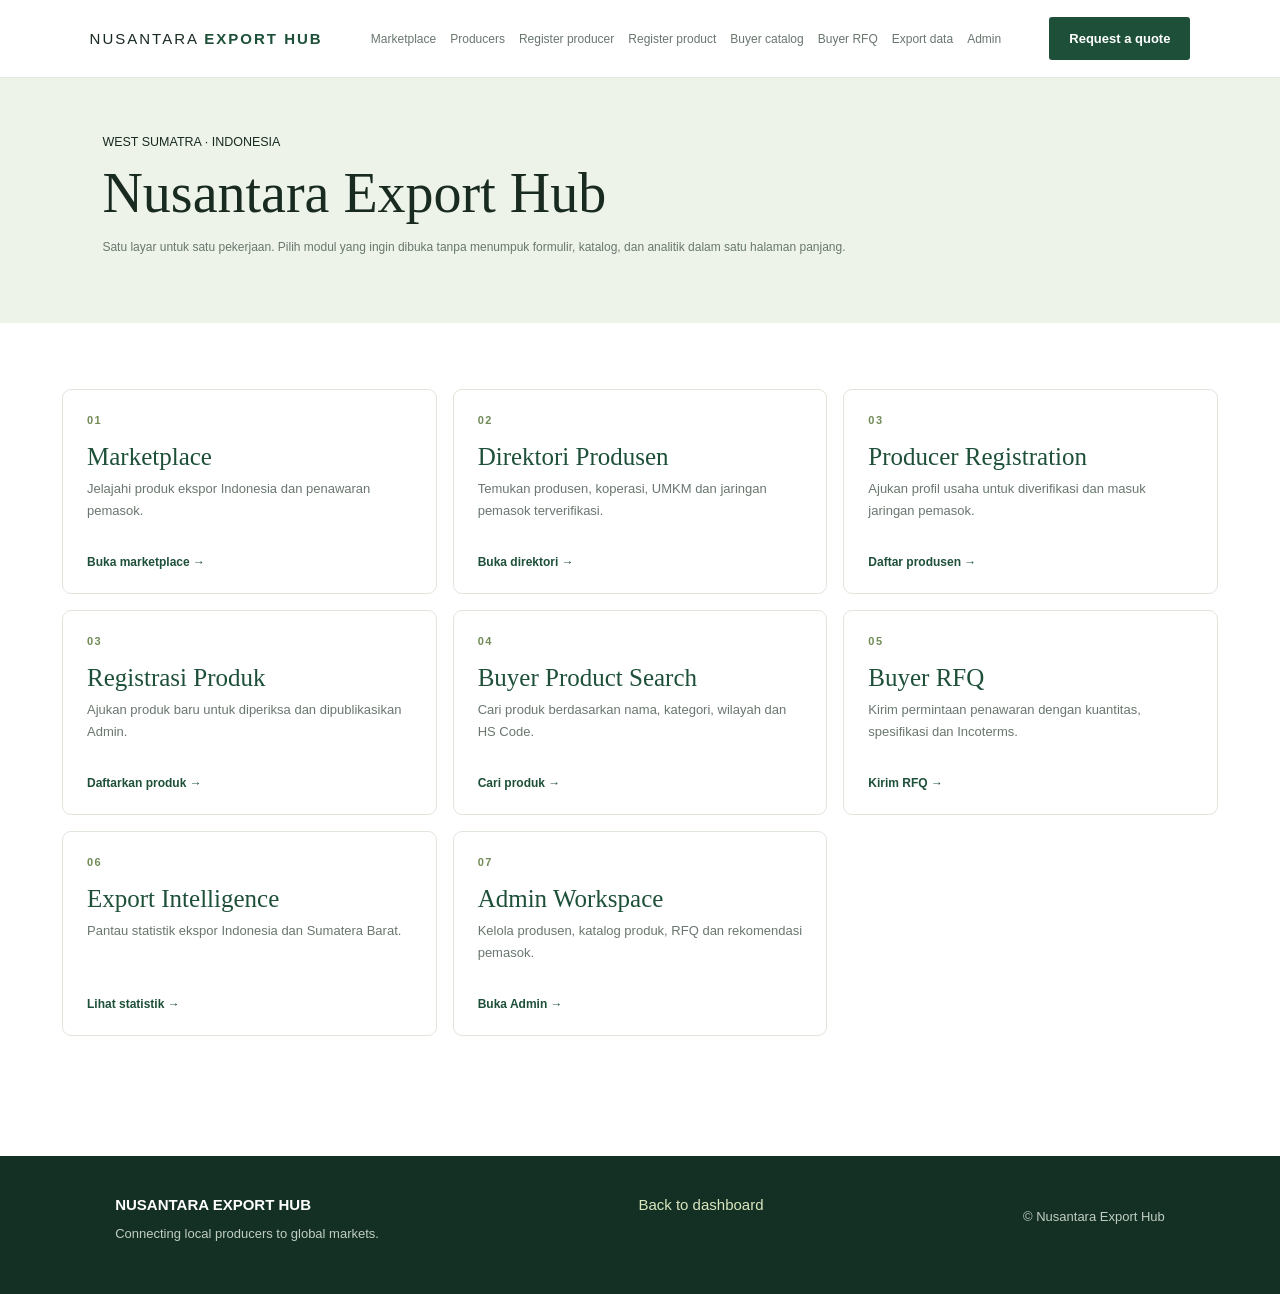
<file: web/index.html>
<!doctype html><html lang="en"><head><meta charset="utf-8"><meta name="viewport" content="width=device-width,initial-scale=1"><meta name="description" content="Nusantara Export Hub feature dashboard"><title>Dashboard · Nusantara Export Hub</title><link rel="stylesheet" href="styles.css?v=20261122-screen"></head><body><header><a class="brand" href="index.html">NUSANTARA <b>EXPORT HUB</b></a><nav><a href="marketplace.html">Marketplace</a><a href="producers.html">Producers</a><a href="producer-register.html">Register producer</a><a href="product-submit.html">Register product</a><a href="buyer-catalog.html">Buyer catalog</a><a href="buyer.html">Buyer RFQ</a><a href="export-intelligence.html">Export data</a><a href="admin.html">Admin</a></nav><a class="button" href="buyer.html">Request a quote</a></header><main><section class="v2-hero"><div><small>WEST SUMATRA · INDONESIA</small><h1 style="font:clamp(36px,5vw,56px) Georgia;margin:12px 0">Nusantara Export Hub</h1><p class="v2-muted">Satu layar untuk satu pekerjaan. Pilih modul yang ingin dibuka tanpa menumpuk formulir, katalog, dan analitik dalam satu halaman panjang.</p></div></section><div class="v2-wrap"><div class="feature-launch-grid">
<a class="feature-launch-card" href="marketplace.html"><span>01</span><h2>Marketplace</h2><p>Jelajahi produk ekspor Indonesia dan penawaran pemasok.</p><b>Buka marketplace →</b></a>
<a class="feature-launch-card" href="producers.html"><span>02</span><h2>Direktori Produsen</h2><p>Temukan produsen, koperasi, UMKM dan jaringan pemasok terverifikasi.</p><b>Buka direktori →</b></a>
<a class="feature-launch-card" href="producer-register.html"><span>03</span><h2>Producer Registration</h2><p>Ajukan profil usaha untuk diverifikasi dan masuk jaringan pemasok.</p><b>Daftar produsen →</b></a><a class="feature-launch-card" href="product-submit.html"><span>03</span><h2>Registrasi Produk</h2><p>Ajukan produk baru untuk diperiksa dan dipublikasikan Admin.</p><b>Daftarkan produk →</b></a>
<a class="feature-launch-card" href="buyer-catalog.html"><span>04</span><h2>Buyer Product Search</h2><p>Cari produk berdasarkan nama, kategori, wilayah dan HS Code.</p><b>Cari produk →</b></a>
<a class="feature-launch-card" href="buyer.html"><span>05</span><h2>Buyer RFQ</h2><p>Kirim permintaan penawaran dengan kuantitas, spesifikasi dan Incoterms.</p><b>Kirim RFQ →</b></a>
<a class="feature-launch-card" href="export-intelligence.html"><span>06</span><h2>Export Intelligence</h2><p>Pantau statistik ekspor Indonesia dan Sumatera Barat.</p><b>Lihat statistik →</b></a>
<a class="feature-launch-card" href="admin.html"><span>07</span><h2>Admin Workspace</h2><p>Kelola produsen, katalog produk, RFQ dan rekomendasi pemasok.</p><b>Buka Admin →</b></a>
</div></div></main><footer><div><b>NUSANTARA EXPORT HUB</b><p>Connecting local producers to global markets.</p></div><a href="index.html">Back to dashboard</a><p>© <span id="year"></span> Nusantara Export Hub</p></footer></body></html>
</file>
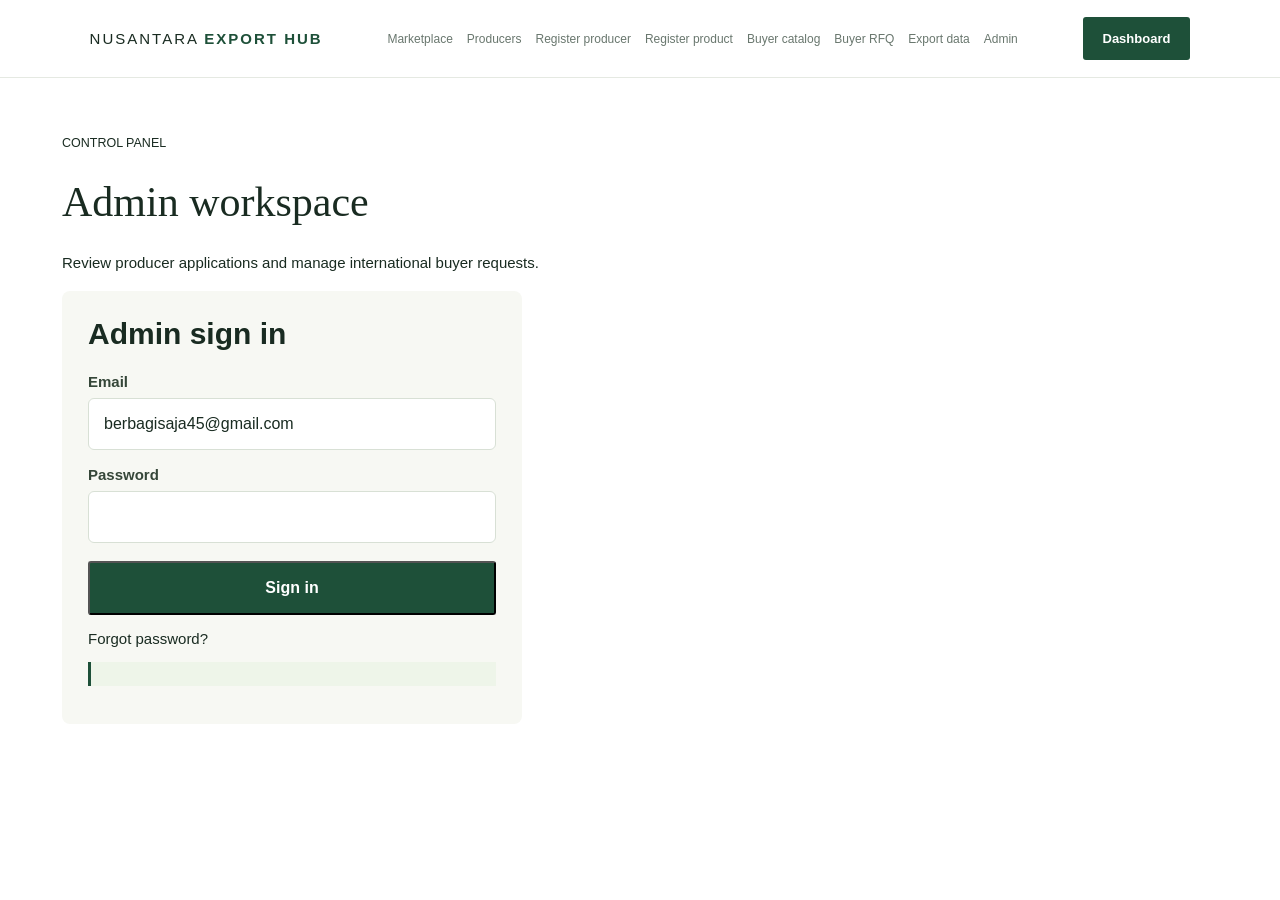
<file: web/admin.html>
<!doctype html>
<html lang="en"><head><meta charset="utf-8"><meta name="viewport" content="width=device-width,initial-scale=1"><title>Admin · Nusantara Export Hub</title><link rel="stylesheet" href="styles.css?v=20261122-screen"><style>
.admin-wrap{max-width:1200px;margin:55px auto;padding:0 22px}.admin-card{background:#f7f8f3;padding:26px;border-radius:8px;margin:20px 0}.admin-login{max-width:460px}.admin-form{display:grid;gap:12px}.admin-form input{padding:12px;border:1px solid #d8e0d5;border-radius:4px}.admin-table{width:100%;border-collapse:collapse;background:white}.admin-table th,.admin-table td{padding:12px;border-bottom:1px solid #e3e8e0;text-align:left;font-size:13px;vertical-align:top}.admin-table th{background:#f0f4e9}.admin-actions{display:flex;gap:7px;flex-wrap:wrap}.admin-actions button{border:0;cursor:pointer}.secondary{background:#64756a}.danger{background:#8a3838}.status{font-weight:bold;text-transform:capitalize}.hidden{display:none!important}.admin-note{padding:12px;background:#eef5e9;margin:12px 0;font-size:13px}.admin-top{display:flex;justify-content:space-between;align-items:center;gap:12px;flex-wrap:wrap}.admin-tabs{display:flex;gap:8px;margin:25px 0 12px;flex-wrap:wrap}.admin-tabs button{border:1px solid #cbd8c9;background:white;color:#1e5039;padding:11px 18px;cursor:pointer;border-radius:4px}.admin-tabs button.active{background:#1e5039;color:white}.admin-select{padding:8px;border:1px solid #d8e0d5;border-radius:4px;min-width:135px}.section-title{font:30px Georgia;margin:18px 0}
.admin-kpis{display:grid;grid-template-columns:repeat(5,minmax(0,1fr));gap:12px;margin:16px 0 24px}
.admin-kpis>div{background:#f7f8f3;border:1px solid #e3e8e0;border-radius:6px;padding:15px}
.admin-kpis small{display:block;color:#69776e;font-size:12px;min-height:28px}
.admin-kpis strong{display:block;color:#1e5039;font:30px Georgia;margin-top:6px}
.rfq-tools{display:flex;gap:10px;flex-wrap:wrap;margin:16px 0 5px}
.rfq-tools input,.rfq-tools select{padding:11px;border:1px solid #d8e0d5;border-radius:4px;background:#fff;font:14px Arial;min-width:220px}
.rfq-result-count{font-size:12px;color:#69776e}
@media(max-width:850px){.admin-kpis{grid-template-columns:repeat(3,minmax(0,1fr))}}
@media(max-width:560px){.admin-kpis{grid-template-columns:repeat(2,minmax(0,1fr))}.rfq-tools input,.rfq-tools select{width:100%;min-width:0}}
.match-button{padding:9px 12px;white-space:nowrap}
.rfq-inline-detail{margin-top:9px;padding:12px;background:#f7f8f3;border:1px solid #e3e8e0;border-radius:6px;min-width:230px;max-width:360px;white-space:normal}
.rfq-inline-detail p{font-size:12px;line-height:1.55;margin:5px 0;overflow-wrap:anywhere}
.rfq-inline-detail .button{display:inline-block;margin-top:8px;font-size:12px}

.match-detail-row td{background:#f7f8f3;padding:16px}
.match-detail h3{font:21px Georgia;color:#1e5039;margin:0 0 8px}
.match-disclaimer{font-size:12px;color:#69776e;line-height:1.6}
.match-card{display:grid;grid-template-columns:minmax(140px,1fr) minmax(120px,.6fr) minmax(260px,2fr) auto;gap:12px;align-items:center;background:#fff;border:1px solid #e3e8e0;border-radius:6px;padding:12px;margin:9px 0}
.match-card small{color:#69776e}
.match-card p{font-size:12px;line-height:1.5;margin:0}
@media(max-width:800px){.match-card{grid-template-columns:1fr 1fr}.match-card p{grid-column:1/-1}}
.product-kpis{grid-template-columns:repeat(3,minmax(0,1fr))}
#product-panel .admin-table{min-width:1080px}
@media(max-width:560px){.product-kpis{grid-template-columns:repeat(2,minmax(0,1fr))}}
.product-detail-row td{background:#f7f8f3;padding:16px}
.product-detail-panel{background:#fff;border:1px solid #e3e8e0;border-radius:6px;padding:16px;line-height:1.6}
.product-detail-panel h3{font:22px Georgia;color:#1e5039;margin:0 0 8px}
.product-detail-list{display:grid;grid-template-columns:180px 1fr;gap:5px 12px;font-size:13px}
.product-detail-list dt{font-weight:bold;color:#526456}
.product-detail-list dd{margin:0}
.product-review-caution{margin-top:12px;padding:10px;background:#fff7e6;border-left:3px solid #b48a35;font-size:12px}
@media(max-width:650px){.product-detail-list{grid-template-columns:1fr;gap:2px}.product-detail-list dd{margin-bottom:8px}}




</style></head><body><header><a class="brand" href="index.html">NUSANTARA <b>EXPORT HUB</b></a><nav><a href="marketplace.html">Marketplace</a><a href="producers.html">Producers</a><a href="producer-register.html">Register producer</a><a href="product-submit.html">Register product</a><a href="buyer-catalog.html">Buyer catalog</a><a href="buyer.html">Buyer RFQ</a><a href="export-intelligence.html">Export data</a><a href="admin.html">Admin</a></nav><a class="button" href="index.html">Dashboard</a></header>
<main class="admin-wrap"><small>CONTROL PANEL</small><h1 style="font:42px Georgia">Admin workspace</h1><p>Review producer applications and manage international buyer requests.</p>
<section id="login-panel" class="admin-card admin-login"><h2>Admin sign in</h2><form id="login-form" class="admin-form"><label>Email<input name="email" type="email" required autocomplete="username" value="berbagisaja45@gmail.com"></label><label>Password<input name="password" type="password" required autocomplete="current-password"></label><button class="button" type="submit">Sign in</button></form><p><a href="reset-password.html" id="forgot-password-link">Forgot password?</a></p><p id="login-note" class="form-note" role="status"></p></section>
<section id="dashboard" class="hidden">
<div class="admin-top"><div><h2 style="margin-bottom:4px">Operations dashboard</h2><small>Producer verification · Buyer RFQ pipeline</small></div><div><button id="refresh" class="button secondary">Refresh data</button> <button id="logout" class="button">Sign out</button></div></div>
<p id="admin-note" class="admin-note" role="status"></p>
<div class="admin-kpis" aria-label="Buyer request pipeline summary">
 <div><small>Total requests</small><strong id="kpi-rfq-total">0</strong></div>
 <div><small>New</small><strong id="kpi-rfq-new">0</strong></div>
 <div><small>Reviewing</small><strong id="kpi-rfq-reviewing">0</strong></div>
 <div><small>Matched / introduced</small><strong id="kpi-rfq-matched">0</strong></div>
 <div><small>Closed / rejected</small><strong id="kpi-rfq-closed">0</strong></div>
</div>
<div class="admin-tabs"><button id="tab-producers" class="active" type="button">Producers</button><button id="tab-rfqs" type="button">Buyer RFQs</button><button id="tab-products" type="button">Product Catalog</button></div>
<section id="producer-panel"><h2 class="section-title">Producer applications</h2><div style="overflow-x:auto"><table class="admin-table"><thead><tr><th>Business</th><th>Region</th><th>Contact</th><th>Description</th><th>Status</th><th>Review</th></tr></thead><tbody id="producer-rows"></tbody></table></div></section>
<section id="rfq-panel" class="hidden"><h2 class="section-title">Buyer requests for quotation</h2><p>Update the pipeline status after reviewing and contacting the buyer. Status changes are saved to Supabase.</p>
<div class="rfq-tools">
 <input id="rfq-search" type="search" placeholder="Search buyer, country, product, email..." aria-label="Search buyer requests">
 <select id="rfq-status-filter" aria-label="Filter by RFQ status">
  <option value="all">All statuses</option>
  <option value="new">New</option><option value="reviewing">Reviewing</option>
  <option value="matched">Matched</option><option value="introduced">Introduced</option>
  <option value="closed">Closed</option><option value="rejected">Rejected</option>
 </select>
</div>
<p id="rfq-result-count" class="rfq-result-count" aria-live="polite">0 requests shown.</p><div style="overflow-x:auto"><table class="admin-table"><thead><tr><th>Buyer / contact</th><th>Destination</th><th>Product required</th><th>Quantity</th><th>Timeline & specs</th><th>Submitted</th><th>Pipeline status</th><th>Supplier matching</th></tr></thead><tbody id="rfq-rows"></tbody></table></div></section>
<section id="product-panel" class="hidden">
 <h2 class="section-title">Product catalog submissions</h2>
 <p>Review product details submitted by approved suppliers. Only products from verified suppliers can be published to the public marketplace.</p>
 <div class="admin-kpis product-kpis">
  <div><small>Total products</small><strong id="kpi-product-total">0</strong></div>
  <div><small>Pending review</small><strong id="kpi-product-pending">0</strong></div>
  <div><small>Published</small><strong id="kpi-product-published">0</strong></div>
 </div>
 <div class="rfq-tools"><input id="product-search" type="search" placeholder="Search product, supplier, HS Code..." aria-label="Search product catalog"></div>
 <p id="product-result-count" class="rfq-result-count" aria-live="polite">0 products shown.</p>
 <div style="overflow-x:auto"><table class="admin-table"><thead><tr><th>Product</th><th>Supplier / region / contact</th><th>Category</th><th>HS Code</th><th>MOQ / capacity</th><th>Indicative price</th><th>Submitted</th><th>Details</th><th>Publication status</th></tr></thead><tbody id="product-rows"></tbody></table></div>
</section>
</section></main><script src="admin.js?v=20261124-rfq-email-notify1"></script></body></html>
</file>
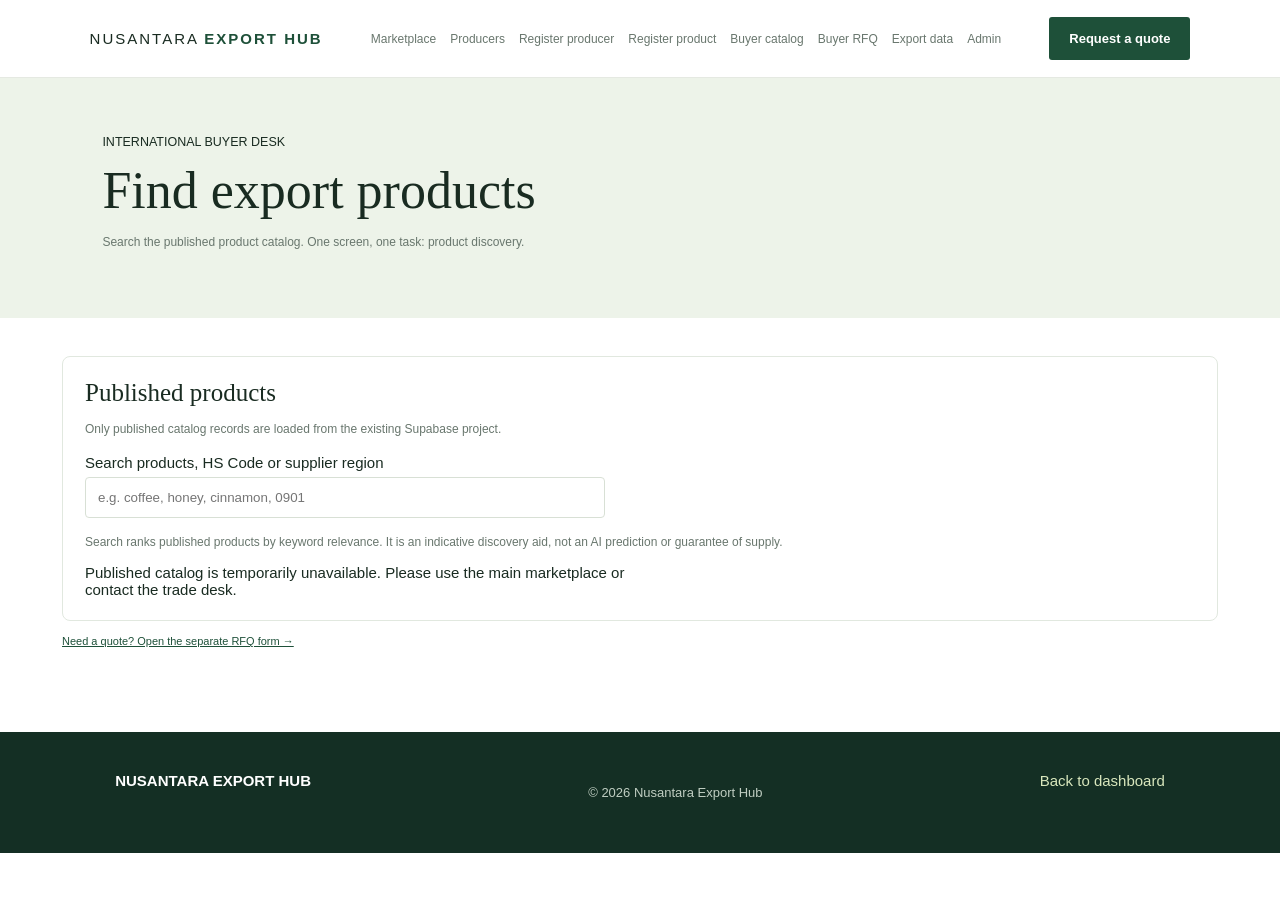
<file: web/buyer-catalog.html>
<!doctype html><html lang="en"><head><meta charset="utf-8"><meta name="viewport" content="width=device-width,initial-scale=1"><title>Buyer Product Search · Nusantara Export Hub</title><link rel="stylesheet" href="styles.css?v=20261124-rfq"></head><body><header><a class="brand" href="index.html">NUSANTARA <b>EXPORT HUB</b></a><nav><a href="marketplace.html">Marketplace</a><a href="producers.html">Producers</a><a href="producer-register.html">Register producer</a><a href="product-submit.html">Register product</a><a href="buyer-catalog.html">Buyer catalog</a><a href="buyer.html">Buyer RFQ</a><a href="export-intelligence.html">Export data</a><a href="admin.html">Admin</a></nav><a class="button" href="buyer.html">Request a quote</a></header><section class="v2-hero"><div><small>INTERNATIONAL BUYER DESK</small><h1 style="font:clamp(34px,5vw,52px) Georgia;margin:12px 0">Find export products</h1><p class="v2-muted">Search the published product catalog. One screen, one task: product discovery.</p></div></section><main class="v2-wrap"><section class="v2-panel"><h2>Published products</h2><p class="v2-muted">Only published catalog records are loaded from the existing Supabase project.</p><label style="display:block;max-width:520px;margin:14px 0">Search products, HS Code or supplier region<input id="buyer-product-search" type="search" placeholder="e.g. coffee, honey, cinnamon, 0901" style="display:block;width:100%;padding:12px;border:1px solid #d8e0d5;border-radius:4px;margin-top:6px"></label><p id="buyer-match-note" class="v2-muted" aria-live="polite">Search ranks published products by keyword relevance. It is an indicative discovery aid, not an AI prediction or guarantee of supply.</p><div id="buyer-products" class="v2-product-list"><p class="v2-muted">Loading published products…</p></div></section><p class="v2-source"><a href="buyer.html">Need a quote? Open the separate RFQ form →</a></p></main><footer><b>NUSANTARA EXPORT HUB</b><p>© <span id="year"></span> Nusantara Export Hub</p><a href="index.html">Back to dashboard</a></footer><script>document.getElementById("year").textContent=new Date().getFullYear();</script><script>
const SUPABASE_URL="https://qbvbiaiwlgldxbnkpoyz.supabase.co";
const KEY="sb_publishable_73V0_NwW1j5pZTTdq15mwQ_irBusD0u";
const catalog=document.getElementById("buyer-products");
let publishedProducts=[];
function renderBuyerProducts(){
 const q=(document.getElementById("buyer-product-search").value||"").trim().toLowerCase();
 const terms=q.split(/\s+/).filter(Boolean);
 const ranked=publishedProducts.map(x=>{
  const supplier=x.producers||{};
  const fields={name:String(x.name||"").toLowerCase(),category:String(x.category||"").toLowerCase(),details:[x.description,x.hs_code,x.origin_regency_city,supplier.business_name,supplier.regency_city,x.moq,x.monthly_capacity].join(" ").toLowerCase()};
  let score=0;terms.forEach(t=>{if(fields.name.includes(t))score+=5;if(fields.category.includes(t))score+=3;if(fields.details.includes(t))score+=1;});
  return {product:x,score};
 }).filter(x=>!terms.length||x.score>0).sort((a,b)=>b.score-a.score);
 catalog.replaceChildren();
 document.getElementById("buyer-match-note").textContent=terms.length?ranked.length+" published product(s) found. Ranking is keyword relevance only; confirm specifications, certification, capacity and price with the supplier.":"Showing all published products. Search ranks by product name, category and available details.";
 if(!ranked.length){const p=document.createElement("p");p.textContent="No published product matches this search. Try a broader term or submit an RFQ.";catalog.append(p);return;}
 ranked.forEach(({product:x,score})=>{
  const card=document.createElement("article");card.className="v2-product";
  const h=document.createElement("h3");h.textContent=x.name;
  const p=document.createElement("p");p.className="v2-muted";p.textContent=[x.category,x.origin_regency_city,(x.producers||{}).business_name].filter(Boolean).join(" · ");
  const d=document.createElement("p");d.textContent=x.description||"Specifications available on request.";
  const m=document.createElement("small");m.textContent=["MOQ: "+(x.moq||"on request"),"Capacity: "+(x.monthly_capacity||"on request"),"HS: "+(x.hs_code||"on request")].join(" · ");
  if(terms.length){const badge=document.createElement("strong");badge.textContent="Keyword relevance: "+score;badge.style.cssText="display:inline-block;margin:10px 0;color:#1e5039;font-size:12px";card.append(badge);}
  card.append(h,p,d,m);
  const supplier=x.producers||{};
  const quote=document.createElement("a");quote.className="button";
  const params=new URLSearchParams({product:x.name||"",source:"buyer-catalog"});
  if(x.hs_code)params.set("hs_code",x.hs_code);
  if(supplier.business_name)params.set("supplier",supplier.business_name);
  quote.href="buyer.html?"+params.toString()+"#buyer-rfq";
  quote.textContent="Request Quotation ↗";
  card.append(quote);catalog.append(card);
 });
}
document.getElementById("buyer-product-search").addEventListener("input",renderBuyerProducts);
async function loadBuyerProducts(){try{const q="id,name,category,description,origin_regency_city,hs_code,moq,monthly_capacity,currency,indicative_price,producers(business_name,regency_city)";const r=await fetch(SUPABASE_URL+"/rest/v1/products?select="+encodeURIComponent(q)+"&publication_status=eq.published&order=created_at.desc",{headers:{apikey:KEY}});if(!r.ok)throw new Error("Catalog service unavailable");publishedProducts=await r.json();renderBuyerProducts();}catch(e){catalog.textContent="Published catalog is temporarily unavailable. Please use the main marketplace or contact the trade desk.";}}
loadBuyerProducts();
</script></body></html>
</file>
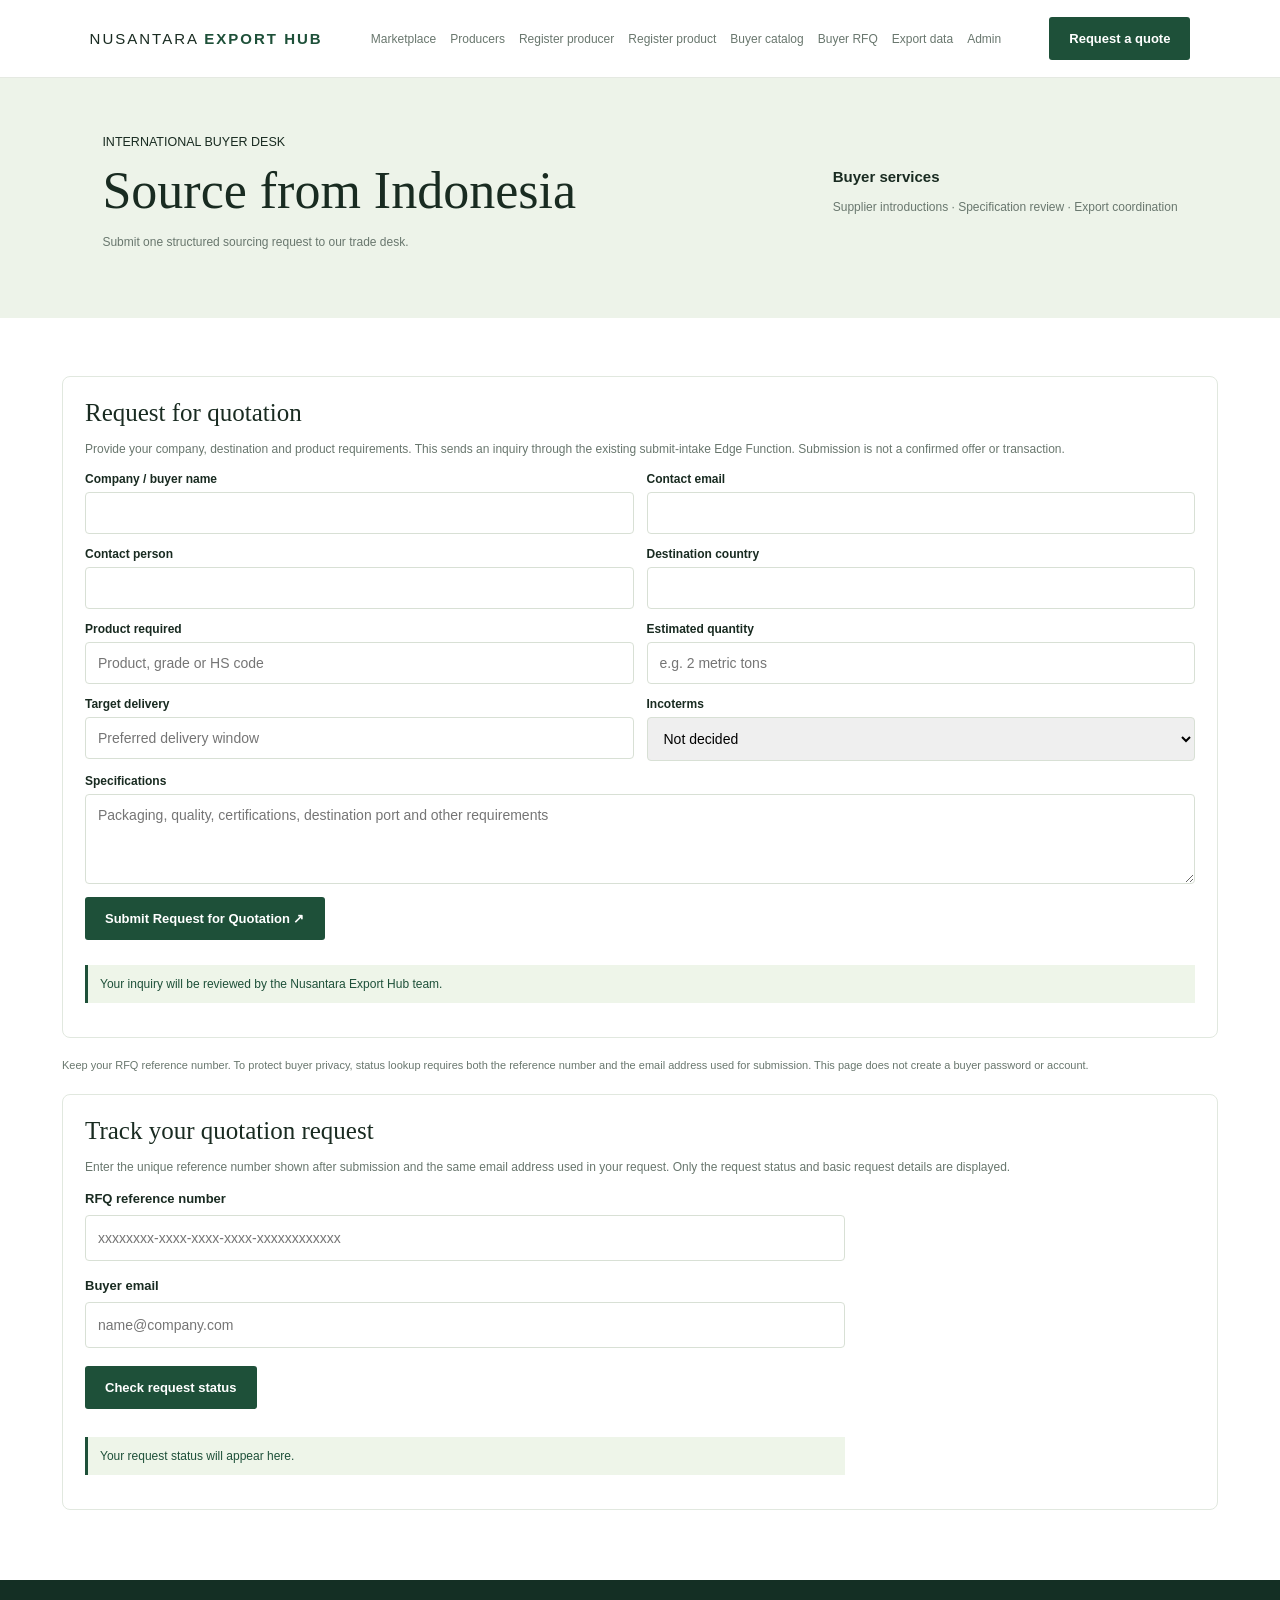
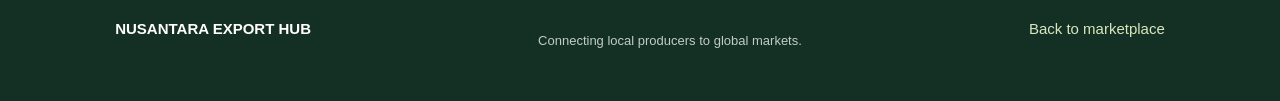
<file: web/buyer.html>
<!doctype html>
<html lang="en"><head><meta charset="utf-8"><meta name="viewport" content="width=device-width,initial-scale=1"><meta name="description" content="International buyer portal for sourcing Indonesian products"><title>Buyer RFQ · Nusantara Export Hub</title><link rel="stylesheet" href="styles.css?v=20261124-rfq-track2"><style>
.rfq-track-form{grid-template-columns:minmax(0,1fr);max-width:760px;gap:16px}
.rfq-track-form label{width:100%;gap:8px}
.rfq-track-form input{display:block;box-sizing:border-box;width:100%;min-height:46px}
.rfq-track-form button{margin-top:2px}

.rfq-track-form{display:flex!important;flex-direction:column!important;align-items:stretch!important;gap:16px!important;max-width:760px}
.rfq-track-field{display:flex!important;flex-direction:column!important;align-items:stretch!important;gap:7px!important;width:100%}
.rfq-track-field label{display:block!important;font-size:13px!important;font-weight:700!important;line-height:1.4!important;margin:0!important}
.rfq-track-field input{display:block!important;width:100%!important;box-sizing:border-box!important;min-height:46px!important;margin:0!important}
.rfq-track-form button{align-self:flex-start!important;margin-top:2px}
</style></head>
<body><header><a class="brand" href="index.html">NUSANTARA <b>EXPORT HUB</b></a><nav><a href="marketplace.html">Marketplace</a><a href="producers.html">Producers</a><a href="producer-register.html">Register producer</a><a href="product-submit.html">Register product</a><a href="buyer-catalog.html">Buyer catalog</a><a href="buyer.html">Buyer RFQ</a><a href="export-intelligence.html">Export data</a><a href="admin.html">Admin</a></nav><a class="button" href="buyer.html">Request a quote</a></header>
<section class="v2-hero"><div><small>INTERNATIONAL BUYER DESK</small><h1 style="font:clamp(34px,5vw,52px) Georgia;margin:12px 0">Source from Indonesia</h1><p class="v2-muted">Submit one structured sourcing request to our trade desk.</p></div><div><b>Buyer services</b><p class="v2-muted">Supplier introductions · Specification review · Export coordination</p></div></section>
<main class="v2-wrap">

<section id="buyer-rfq" class="v2-panel" style="margin-top:20px"><h2>Request for quotation</h2><p class="v2-muted">Provide your company, destination and product requirements. This sends an inquiry through the existing submit-intake Edge Function. Submission is not a confirmed offer or transaction.</p>
<form id="buyer-rfq-form" class="v2-form">
<label>Company / buyer name<input name="company" required maxlength="180"></label><label>Contact email<input name="email" type="email" required maxlength="254"></label><label>Contact person<input name="contact_name" maxlength="160"></label><label>Destination country<input name="country" required maxlength="100"></label><label>Product required<input name="product" required maxlength="200" placeholder="Product, grade or HS code"></label><label>Estimated quantity<input name="quantity" required maxlength="100" placeholder="e.g. 2 metric tons"></label><label>Target delivery<input name="timeline" maxlength="160" placeholder="Preferred delivery window"></label><label>Incoterms<select name="incoterms"><option value="">Not decided</option><option>EXW</option><option>FCA</option><option>FOB</option><option>CFR</option><option>CIF</option><option>CPT</option><option>CIP</option><option>DAP</option><option>DPU</option><option>DDP</option></select></label><label class="full">Specifications<textarea name="specification" rows="4" maxlength="4000" placeholder="Packaging, quality, certifications, destination port and other requirements"></textarea></label><button class="button" type="submit">Submit Request for Quotation ↗</button><p id="buyer-rfq-status" class="v2-status full" role="status">Your inquiry will be reviewed by the Nusantara Export Hub team.</p></form></section>
<p class="v2-source" style="margin-top:18px">Keep your RFQ reference number. To protect buyer privacy, status lookup requires both the reference number and the email address used for submission. This page does not create a buyer password or account.</p>
<section id="rfq-tracking" class="v2-panel" style="margin-top:20px">
<h2>Track your quotation request</h2>
<p class="v2-muted">Enter the unique reference number shown after submission and the same email address used in your request. Only the request status and basic request details are displayed.</p>
<form id="rfq-track-form" class="v2-form rfq-track-form">
<div class="rfq-track-field">
<label for="rfq-reference-input">RFQ reference number</label>
<input id="rfq-reference-input" name="reference_id" type="text" required maxlength="36" autocomplete="off" placeholder="xxxxxxxx-xxxx-xxxx-xxxx-xxxxxxxxxxxx">
</div>
<div class="rfq-track-field">
<label for="rfq-buyer-email">Buyer email</label>
<input id="rfq-buyer-email" name="email" type="email" required maxlength="254" autocomplete="email" placeholder="name@company.com">
</div>
<button class="button" type="submit">Check request status</button>
<p id="rfq-track-status" class="v2-status full" role="status">Your request status will appear here.</p>
</form>
</section>
</main><footer><b>NUSANTARA EXPORT HUB</b><p>Connecting local producers to global markets.</p><a href="index.html">Back to marketplace</a></footer>
<script>
const SUPABASE_URL="https://qbvbiaiwlgldxbnkpoyz.supabase.co";
const KEY="sb_publishable_73V0_NwW1j5pZTTdq15mwQ_irBusD0u";
const form=document.getElementById("buyer-rfq-form");
const status=document.getElementById("buyer-rfq-status");
// Product links from Marketplace prefill the existing RFQ form; submission still uses submit-intake.
const productParams = new URLSearchParams(window.location.search);
const selectedProduct = productParams.get("product");
const selectedHsCode = productParams.get("hs_code");
const selectedSupplier = productParams.get("supplier");
if (selectedProduct) {
  const productField = form.elements.namedItem("product");
  if (productField) productField.value = selectedProduct;
  const specificationField = form.elements.namedItem("specification");
  if (specificationField && (selectedHsCode || selectedSupplier)) {
    specificationField.value = [
      selectedHsCode ? "HS Code: " + selectedHsCode : "",
      selectedSupplier ? "Supplier of interest: " + selectedSupplier : ""
    ].filter(Boolean).join("\\n");
  }
  status.textContent = "Product selected: " + selectedProduct + ". Complete the remaining details to submit your quotation request.";
}
const trap=document.createElement("input");trap.name="website";trap.tabIndex=-1;trap.autocomplete="off";trap.setAttribute("aria-hidden","true");trap.style.cssText="position:absolute;left:-10000px;width:1px;height:1px";form.append(trap);
form.addEventListener("submit",async e=>{e.preventDefault();if(!form.reportValidity())return;const btn=form.querySelector("button");btn.disabled=true;btn.textContent="Submitting…";status.textContent="Submitting your inquiry…";try{const data=Object.fromEntries(new FormData(form).entries());const website=data.website||"";delete data.website;const r=await fetch(SUPABASE_URL+"/functions/v1/submit-intake",{method:"POST",headers:{"Content-Type":"application/json",apikey:KEY},body:JSON.stringify({type:"rfq",data,website})});const j=await r.json().catch(()=>({}));if(!r.ok)throw new Error(j.error||"Submission failed");if(!j.reference_id)throw new Error("The request was received but no reference number was returned. Please contact the trade desk.");form.reset();status.textContent="Your quotation request has been received. Save this reference number to track its progress:";const ref=document.createElement("strong");ref.className="rfq-reference";ref.textContent=j.reference_id;const copy=document.createElement("button");copy.type="button";copy.className="button secondary";copy.textContent="Copy reference";copy.addEventListener("click",async()=>{try{await navigator.clipboard.writeText(j.reference_id);copy.textContent="Copied";}catch{copy.textContent="Please select and copy the reference above";}});status.append(document.createElement("br"),ref,document.createElement("br"),copy);const trackRef=document.querySelector('#rfq-track-form [name="reference_id"]');const trackEmail=document.querySelector('#rfq-track-form [name="email"]');if(trackRef)trackRef.value=j.reference_id;if(trackEmail)trackEmail.value=data.email||"";}catch(err){status.textContent="We could not submit this inquiry: "+err.message+". Please try again or contact the trade desk."; }finally{btn.disabled=false;btn.textContent="Submit Request for Quotation ↗";}});

const trackForm=document.getElementById("rfq-track-form");
const trackStatus=document.getElementById("rfq-track-status");
const statusLabels={new:"New — received",reviewing:"Reviewing — our trade desk is checking your requirements",matched:"Matched — a potential supplier has been identified",introduced:"Introduced — buyer and supplier have been connected",closed:"Closed — this request has been completed",rejected:"Rejected — this request cannot be processed"};
trackForm.addEventListener("submit",async e=>{
 e.preventDefault();if(!trackForm.reportValidity())return;
 const button=trackForm.querySelector("button");button.disabled=true;button.textContent="Checking…";trackStatus.textContent="Checking your request…";
 try{
  const data=Object.fromEntries(new FormData(trackForm).entries());
  const r=await fetch(SUPABASE_URL+"/functions/v1/submit-intake",{method:"POST",headers:{"Content-Type":"application/json",apikey:KEY},body:JSON.stringify({type:"rfq_status",data})});
  const j=await r.json().catch(()=>({}));if(!r.ok)throw new Error(j.error||"Status lookup failed");
  const item=j.request||{};trackStatus.replaceChildren();
  const heading=document.createElement("strong");heading.textContent=statusLabels[item.status]||item.status||"Status unavailable";
  const product=document.createElement("p");product.textContent="Product: "+(item.product||"—");
  const ref=document.createElement("p");ref.textContent="Reference: "+(item.reference_id||"—");
  const date=document.createElement("p");date.textContent="Submitted: "+(item.submitted_at?new Date(item.submitted_at).toLocaleString():"—");
  trackStatus.append(heading,product,ref,date);
 }catch(err){trackStatus.textContent=err.message;}finally{button.disabled=false;button.textContent="Check request status";}
});
</script></body></html>
</file>
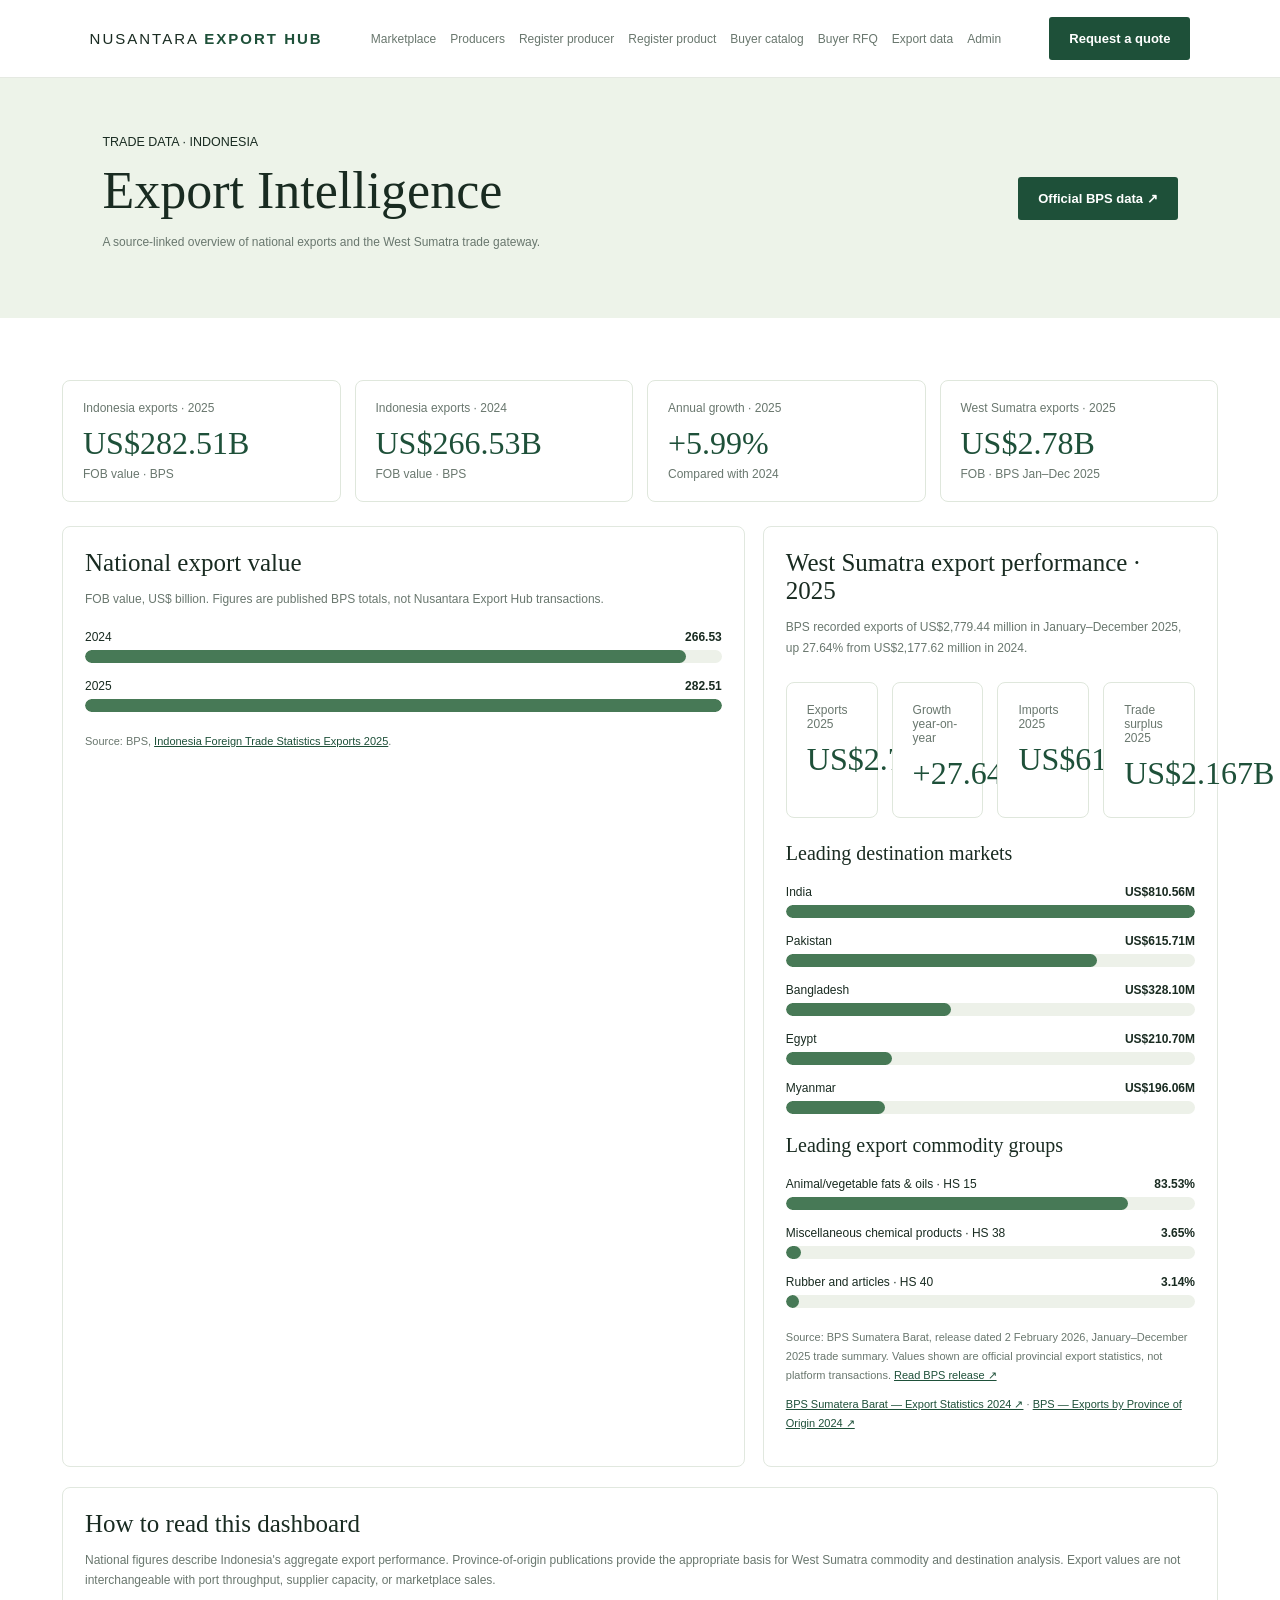
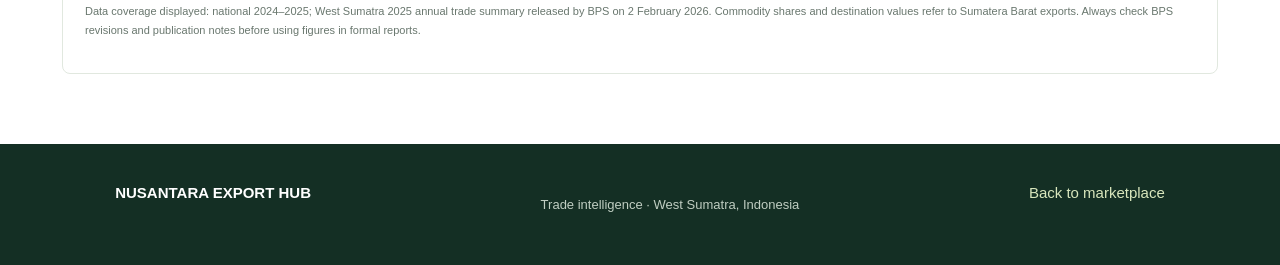
<file: web/export-intelligence.html>
<!doctype html>
<html lang="en"><head><meta charset="utf-8"><meta name="viewport" content="width=device-width,initial-scale=1"><meta name="description" content="Export intelligence for Indonesia and West Sumatra"><title>Export Intelligence · Nusantara Export Hub</title><link rel="stylesheet" href="styles.css?v=20261122-screen"></head>
<body><header><a class="brand" href="index.html">NUSANTARA <b>EXPORT HUB</b></a><nav><a href="marketplace.html">Marketplace</a><a href="producers.html">Producers</a><a href="producer-register.html">Register producer</a><a href="product-submit.html">Register product</a><a href="buyer-catalog.html">Buyer catalog</a><a href="buyer.html">Buyer RFQ</a><a href="export-intelligence.html">Export data</a><a href="admin.html">Admin</a></nav><a class="button" href="buyer.html">Request a quote</a></header>
<section class="v2-hero"><div><small>TRADE DATA · INDONESIA</small><h1 style="font:clamp(34px,5vw,52px) Georgia;margin:12px 0">Export Intelligence</h1><p class="v2-muted">A source-linked overview of national exports and the West Sumatra trade gateway.</p></div><a class="button" href="https://www.bps.go.id/" target="_blank" rel="noopener">Official BPS data ↗</a></section>
<main class="v2-wrap">
<div class="v2-kpis">
<div class="v2-kpi"><small>Indonesia exports · 2025</small><strong>US$282.51B</strong><small>FOB value · BPS</small></div>
<div class="v2-kpi"><small>Indonesia exports · 2024</small><strong>US$266.53B</strong><small>FOB value · BPS</small></div>
<div class="v2-kpi"><small>Annual growth · 2025</small><strong>+5.99%</strong><small>Compared with 2024</small></div>
<div class="v2-kpi"><small>West Sumatra exports · 2025</small><strong>US$2.78B</strong><small>FOB · BPS Jan–Dec 2025</small></div>
</div>
<div class="v2-grid">
<section class="v2-panel"><h2>National export value</h2><p class="v2-muted">FOB value, US$ billion. Figures are published BPS totals, not Nusantara Export Hub transactions.</p>
<div class="v2-bars"><div><div class="v2-bar-label"><span>2024</span><b>266.53</b></div><div class="v2-track"><div class="v2-fill" style="width:94.35%"></div></div></div><div><div class="v2-bar-label"><span>2025</span><b>282.51</b></div><div class="v2-track"><div class="v2-fill" style="width:100%"></div></div></div></div>
<p class="v2-source">Source: BPS, <a href="https://www.bps.go.id/en/publication/2026/08/10/556d446e35c86054cb33739f/statistik-perdagangan-luar-negeri-indonesia-ekspor-2025.html" target="_blank" rel="noopener">Indonesia Foreign Trade Statistics Exports 2025</a>.</p></section>
<section class="v2-panel"><h2>West Sumatra export performance · 2025</h2><p class="v2-muted">BPS recorded exports of US$2,779.44 million in January–December 2025, up 27.64% from US$2,177.62 million in 2024.</p><div class="v2-kpis"><div class="v2-kpi"><small>Exports 2025</small><strong>US$2.779B</strong></div><div class="v2-kpi"><small>Growth year-on-year</small><strong>+27.64%</strong></div><div class="v2-kpi"><small>Imports 2025</small><strong>US$612.33M</strong></div><div class="v2-kpi"><small>Trade surplus 2025</small><strong>US$2.167B</strong></div></div><h3 style="font:20px Georgia">Leading destination markets</h3><div class="v2-bars"><div><div class="v2-bar-label"><span>India</span><b>US$810.56M</b></div><div class="v2-track"><div class="v2-fill" style="width:100%"></div></div></div><div><div class="v2-bar-label"><span>Pakistan</span><b>US$615.71M</b></div><div class="v2-track"><div class="v2-fill" style="width:75.96%"></div></div></div><div><div class="v2-bar-label"><span>Bangladesh</span><b>US$328.10M</b></div><div class="v2-track"><div class="v2-fill" style="width:40.48%"></div></div></div><div><div class="v2-bar-label"><span>Egypt</span><b>US$210.70M</b></div><div class="v2-track"><div class="v2-fill" style="width:25.99%"></div></div></div><div><div class="v2-bar-label"><span>Myanmar</span><b>US$196.06M</b></div><div class="v2-track"><div class="v2-fill" style="width:24.19%"></div></div></div></div><h3 style="font:20px Georgia">Leading export commodity groups</h3><div class="v2-bars"><div><div class="v2-bar-label"><span>Animal/vegetable fats & oils · HS 15</span><b>83.53%</b></div><div class="v2-track"><div class="v2-fill" style="width:83.53%"></div></div></div><div><div class="v2-bar-label"><span>Miscellaneous chemical products · HS 38</span><b>3.65%</b></div><div class="v2-track"><div class="v2-fill" style="width:3.65%"></div></div></div><div><div class="v2-bar-label"><span>Rubber and articles · HS 40</span><b>3.14%</b></div><div class="v2-track"><div class="v2-fill" style="width:3.14%"></div></div></div></div><p class="v2-source">Source: BPS Sumatera Barat, release dated 2 February 2026, January–December 2025 trade summary. Values shown are official provincial export statistics, not platform transactions. <a href="https://sumbar.bps.go.id/id/news/2026/02/02/485/red-chilies-contributed-to-deflation-in-sumatera-barat-province-in-january-2026.html" target="_blank" rel="noopener">Read BPS release ↗</a></p><p class="v2-source"><a href="https://sumbar.bps.go.id/id/publication/2025/10/21/c388c3a17c1280e37d3b4f9b/sumatera-barat-province-export-statistics-2024.html" target="_blank" rel="noopener">BPS Sumatera Barat — Export Statistics 2024 ↗</a> · <a href="https://www.bps.go.id/en/publication/2025/10/07/023454770c0181db62641ec4/export-of-indonesia-by-province-of-origin-of-goods-2024.html" target="_blank" rel="noopener">BPS — Exports by Province of Origin 2024 ↗</a></p></section>
</div>
<section class="v2-panel"><h2>How to read this dashboard</h2><p class="v2-muted">National figures describe Indonesia's aggregate export performance. Province-of-origin publications provide the appropriate basis for West Sumatra commodity and destination analysis. Export values are not interchangeable with port throughput, supplier capacity, or marketplace sales.</p><p class="v2-source">Data coverage displayed: national 2024–2025; West Sumatra 2025 annual trade summary released by BPS on 2 February 2026. Commodity shares and destination values refer to Sumatera Barat exports. Always check BPS revisions and publication notes before using figures in formal reports.</p></section>
</main><footer><b>NUSANTARA EXPORT HUB</b><p>Trade intelligence · West Sumatra, Indonesia</p><a href="index.html">Back to marketplace</a></footer></body></html>
</file>
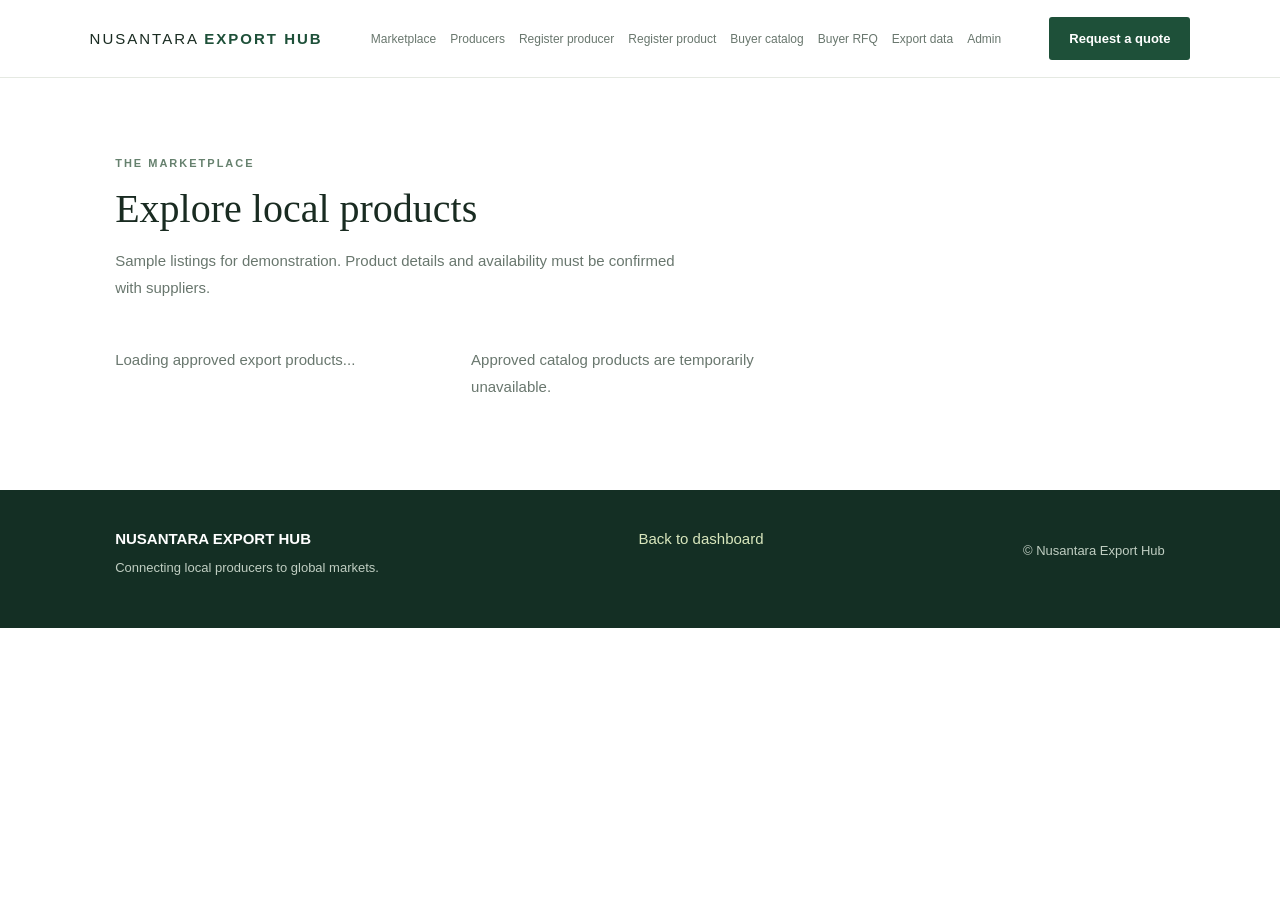
<file: web/marketplace.html>
<!doctype html><html lang="en"><head><meta charset="utf-8"><meta name="viewport" content="width=device-width,initial-scale=1"><meta name="description" content="Browse approved export products"><title>Marketplace · Nusantara Export Hub</title><link rel="stylesheet" href="styles.css?v=20261122-screen"></head><body><header><a class="brand" href="index.html">NUSANTARA <b>EXPORT HUB</b></a><nav><a href="marketplace.html">Marketplace</a><a href="producers.html">Producers</a><a href="producer-register.html">Register producer</a><a href="product-submit.html">Register product</a><a href="buyer-catalog.html">Buyer catalog</a><a href="buyer.html">Buyer RFQ</a><a href="export-intelligence.html">Export data</a><a href="admin.html">Admin</a></nav><a class="button" href="buyer.html">Request a quote</a></header><main><section id="market" class="section"><small>THE MARKETPLACE</small><h2>Explore local products</h2><p>Sample listings for demonstration. Product details and availability must be confirmed with suppliers.</p><div id="products" class="products"></div></section></main><footer><div><b>NUSANTARA EXPORT HUB</b><p>Connecting local producers to global markets.</p></div><a href="index.html">Back to dashboard</a><p>© <span id="year"></span> Nusantara Export Hub</p></footer><script src="app.js?v=20261124-rfq"></script></body></html>
</file>
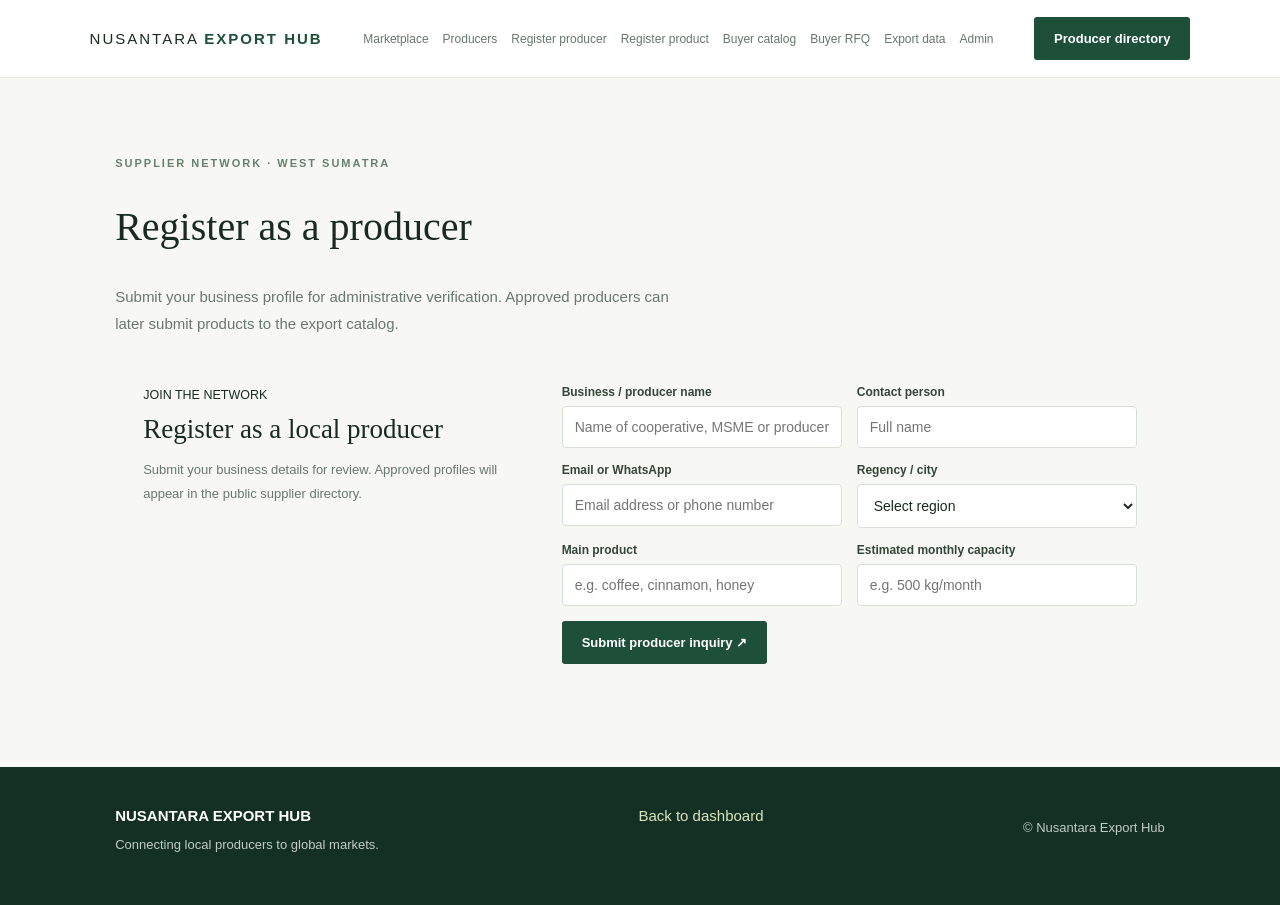
<file: web/producer-register.html>
<!doctype html><html lang="en"><head><meta charset="utf-8"><meta name="viewport" content="width=device-width,initial-scale=1"><meta name="description" content="Register a producer business in the Nusantara Export Hub supplier network"><title>Producer Registration · Nusantara Export Hub</title><link rel="stylesheet" href="styles.css?v=20261122-screen"></head><body><header><a class="brand" href="index.html">NUSANTARA <b>EXPORT HUB</b></a><nav><a href="marketplace.html">Marketplace</a><a href="producers.html">Producers</a><a href="producer-register.html">Register producer</a><a href="product-submit.html">Register product</a><a href="buyer-catalog.html">Buyer catalog</a><a href="buyer.html">Buyer RFQ</a><a href="export-intelligence.html">Export data</a><a href="admin.html">Admin</a></nav><a class="button" href="producers.html">Producer directory</a></header><main><section class="section muted"><small>SUPPLIER NETWORK · WEST SUMATRA</small><h1 style="font:40px Georgia">Register as a producer</h1><p>Submit your business profile for administrative verification. Approved producers can later submit products to the export catalog.</p><div class="producer-register"><div><small>JOIN THE NETWORK</small><h3>Register as a local producer</h3><p>Submit your business details for review. Approved profiles will appear in the public supplier directory.</p></div><form id="producer-form" class="hub-form"><label>Business / producer name<input name="business" required placeholder="Name of cooperative, MSME or producer"></label><label>Contact person<input name="contact" required placeholder="Full name"></label><label>Email or WhatsApp<input name="contact_detail" required placeholder="Email address or phone number"></label><label>Regency / city<select name="region" required><option value="">Select region</option><option>Agam</option><option>Dharmasraya</option><option>Kepulauan Mentawai</option><option>Lima Puluh Kota</option><option>Padang Pariaman</option><option>Pasaman</option><option>Pasaman Barat</option><option>Pesisir Selatan</option><option>Sijunjung</option><option>Solok</option><option>Solok Selatan</option><option>Tanah Datar</option><option>Kota Bukittinggi</option><option>Kota Padang</option><option>Kota Padang Panjang</option><option>Kota Pariaman</option><option>Kota Payakumbuh</option><option>Kota Sawahlunto</option><option>Kota Solok</option></select></label><label>Main product<input name="product" required placeholder="e.g. coffee, cinnamon, honey"></label><label>Estimated monthly capacity<input name="capacity" placeholder="e.g. 500 kg/month"></label><button class="button" type="submit">Submit producer inquiry ↗</button></form></div></section></main><footer><div><b>NUSANTARA EXPORT HUB</b><p>Connecting local producers to global markets.</p></div><a href="index.html">Back to dashboard</a><p>© <span id="year"></span> Nusantara Export Hub</p></footer><script src="app.js?v=20261124-marketplace"></script></body></html>
</file>
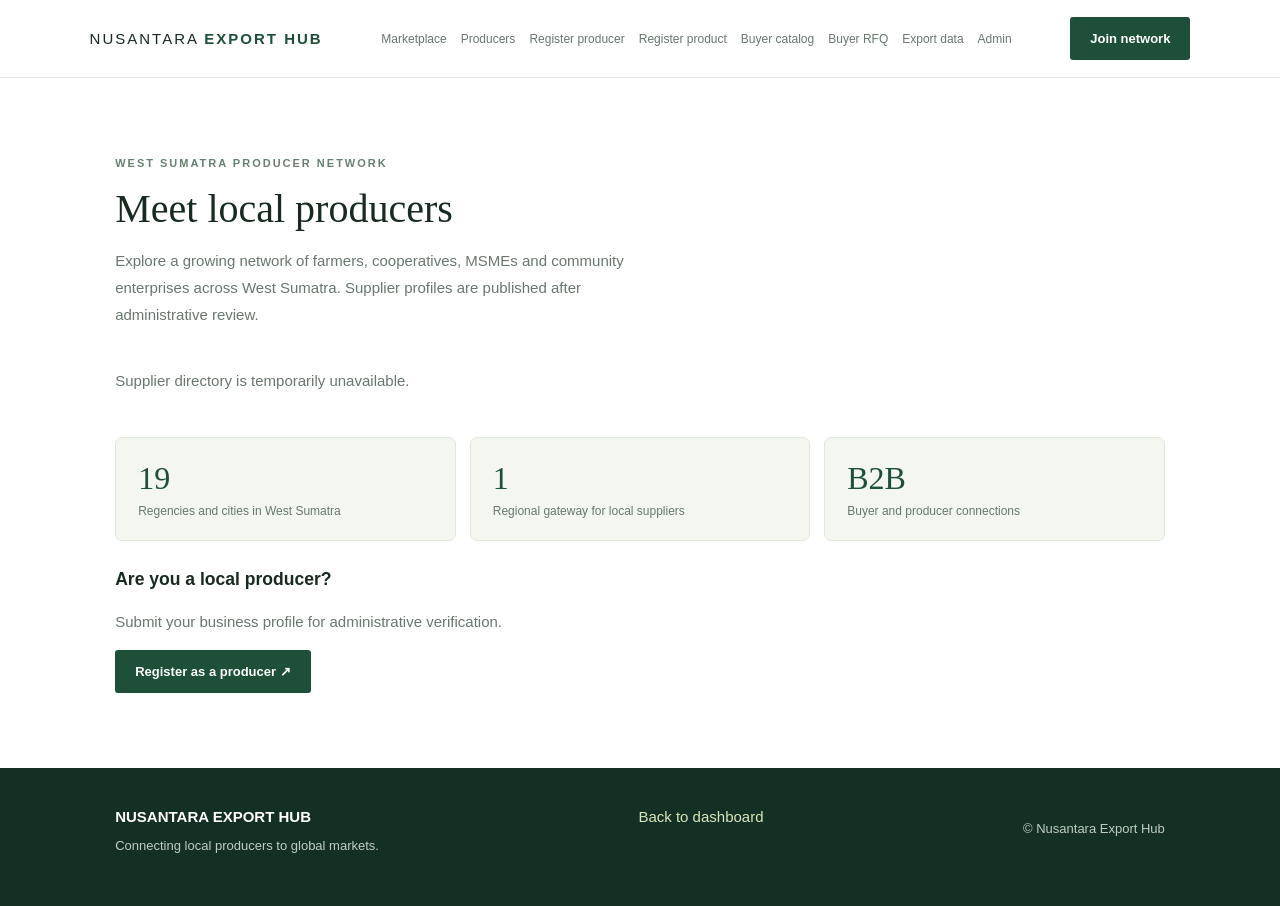
<file: web/producers.html>
<!doctype html><html lang="en"><head><meta charset="utf-8"><meta name="viewport" content="width=device-width,initial-scale=1"><meta name="description" content="Discover and register West Sumatra producers"><title>Producer Directory · Nusantara Export Hub</title><link rel="stylesheet" href="styles.css?v=20261122-screen"></head><body><header><a class="brand" href="index.html">NUSANTARA <b>EXPORT HUB</b></a><nav><a href="marketplace.html">Marketplace</a><a href="producers.html">Producers</a><a href="producer-register.html">Register producer</a><a href="product-submit.html">Register product</a><a href="buyer-catalog.html">Buyer catalog</a><a href="buyer.html">Buyer RFQ</a><a href="export-intelligence.html">Export data</a><a href="admin.html">Admin</a></nav><a class="button" href="producer-register.html">Join network</a></header><main><section id="producers" class="section"><small>WEST SUMATRA PRODUCER NETWORK</small><h2>Meet local producers</h2><p>Explore a growing network of farmers, cooperatives, MSMEs and community enterprises across West Sumatra. Supplier profiles are published after administrative review.</p><div id="verified-producers" class="verified-producers" aria-live="polite"><p>Loading approved supplier profiles...</p></div><div class="producer-intro"><div><strong>19</strong><span>Regencies and cities in West Sumatra</span></div><div><strong>1</strong><span>Regional gateway for local suppliers</span></div><div><strong>B2B</strong><span>Buyer and producer connections</span></div></div><div class="producer-register-cta"><h3>Are you a local producer?</h3><p>Submit your business profile for administrative verification.</p><a class="button" href="producer-register.html">Register as a producer ↗</a></div></section></main><footer><div><b>NUSANTARA EXPORT HUB</b><p>Connecting local producers to global markets.</p></div><a href="index.html">Back to dashboard</a><p>© <span id="year"></span> Nusantara Export Hub</p></footer><script src="app.js?v=20261124-marketplace"></script></body></html>
</file>
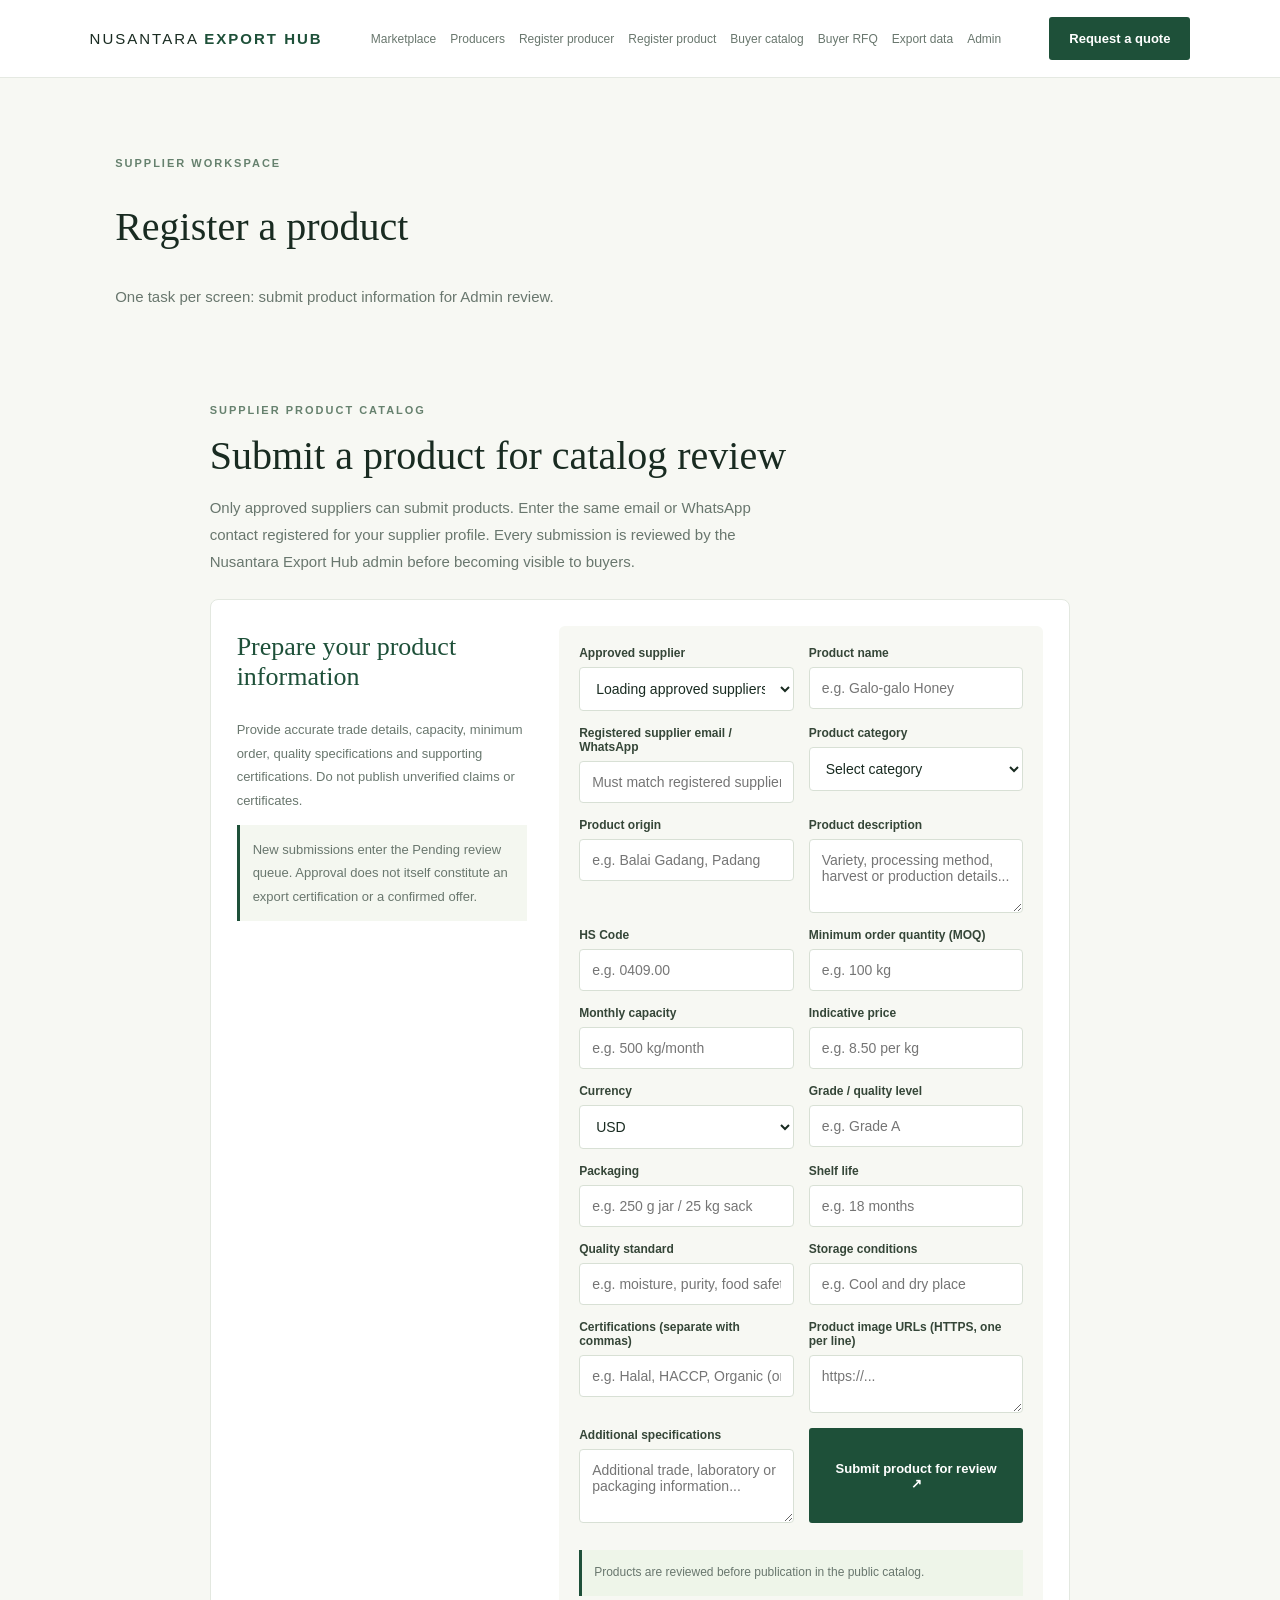
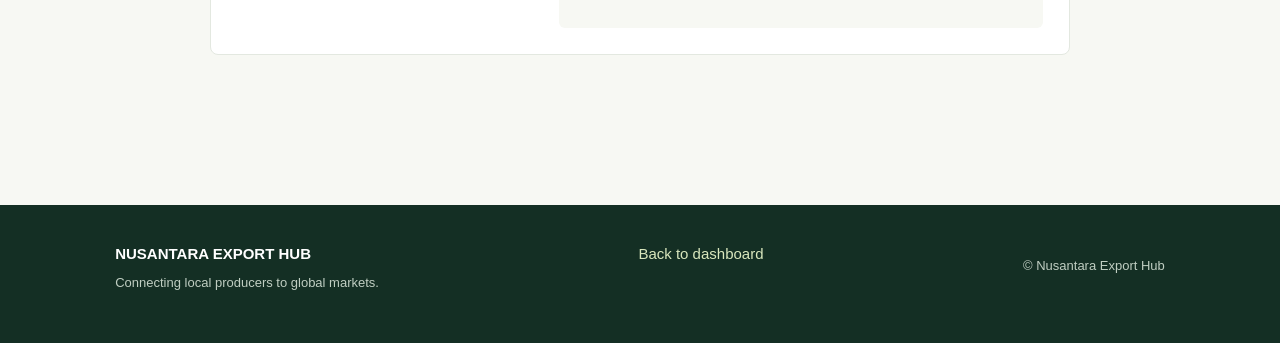
<file: web/product-submit.html>
<!doctype html><html lang="en"><head><meta charset="utf-8"><meta name="viewport" content="width=device-width,initial-scale=1"><meta name="description" content="Submit products for export catalog review"><title>Product Registration · Nusantara Export Hub</title><link rel="stylesheet" href="styles.css?v=20261122-screen"></head><body><header><a class="brand" href="index.html">NUSANTARA <b>EXPORT HUB</b></a><nav><a href="marketplace.html">Marketplace</a><a href="producers.html">Producers</a><a href="producer-register.html">Register producer</a><a href="product-submit.html">Register product</a><a href="buyer-catalog.html">Buyer catalog</a><a href="buyer.html">Buyer RFQ</a><a href="export-intelligence.html">Export data</a><a href="admin.html">Admin</a></nav><a class="button" href="buyer.html">Request a quote</a></header><main><section class="section muted"><small>SUPPLIER WORKSPACE</small><h1 style="font:40px Georgia">Register a product</h1><p>One task per screen: submit product information for Admin review.</p><div id="product-submit" class="section muted">
 <small>SUPPLIER PRODUCT CATALOG</small>
 <h2>Submit a product for catalog review</h2>
 <p>Only approved suppliers can submit products. Enter the same email or WhatsApp contact registered for your supplier profile. Every submission is reviewed by the Nusantara Export Hub admin before becoming visible to buyers.</p>
 <div class="catalog-submit-panel">
  <div><h3>Prepare your product information</h3><p>Provide accurate trade details, capacity, minimum order, quality specifications and supporting certifications. Do not publish unverified claims or certificates.</p><p class="catalog-review-note">New submissions enter the Pending review queue. Approval does not itself constitute an export certification or a confirmed offer.</p></div>
  <form id="product-form" class="hub-form">
   <label>Approved supplier<select id="product-producer" name="producer_id" required><option value="">Loading approved suppliers...</option></select></label>
   <label>Product name<input name="name" required maxlength="160" placeholder="e.g. Galo-galo Honey"></label>
   <label>Registered supplier email / WhatsApp<input name="supplier_contact" required placeholder="Must match registered supplier contact"></label>
   <label>Product category<select name="category" required><option value="">Select category</option><option>Coffee & Cocoa</option><option>Honey & Natural Products</option><option>Spices</option><option>Coconut & Derivatives</option><option>Agriculture</option><option>Fisheries</option><option>Processed Foods</option><option>Other</option></select></label>
   <label>Product origin<input name="origin_regency_city" placeholder="e.g. Balai Gadang, Padang"></label>
   <label class="full">Product description<textarea name="description" rows="3" required maxlength="3000" placeholder="Variety, processing method, harvest or production details..."></textarea></label>
   <label>HS Code<input name="hs_code" placeholder="e.g. 0409.00"></label>
   <label>Minimum order quantity (MOQ)<input name="moq" placeholder="e.g. 100 kg"></label>
   <label>Monthly capacity<input name="monthly_capacity" placeholder="e.g. 500 kg/month"></label>
   <label>Indicative price<input name="indicative_price" placeholder="e.g. 8.50 per kg"></label>
   <label>Currency<select name="currency"><option>USD</option><option>IDR</option><option>EUR</option><option>MYR</option><option>SGD</option></select></label>
   <label>Grade / quality level<input name="grade" placeholder="e.g. Grade A"></label>
   <label>Packaging<input name="packaging" placeholder="e.g. 250 g jar / 25 kg sack"></label>
   <label>Shelf life<input name="shelf_life" placeholder="e.g. 18 months"></label>
   <label>Quality standard<input name="quality_standard" placeholder="e.g. moisture, purity, food safety"></label>
   <label>Storage conditions<input name="storage_conditions" placeholder="e.g. Cool and dry place"></label>
   <label class="full">Certifications (separate with commas)<input name="certifications" placeholder="e.g. Halal, HACCP, Organic (only if valid)"></label>
   <label class="full">Product image URLs (HTTPS, one per line)<textarea name="image_urls" rows="2" placeholder="https://..."></textarea></label>
   <label class="full">Additional specifications<textarea name="additional_notes" rows="3" placeholder="Additional trade, laboratory or packaging information..."></textarea></label>
   <button class="button" type="submit">Submit product for review ↗</button>
   <p class="form-note" role="status">Products are reviewed before publication in the public catalog.</p>
  </form>
 </div>
</div></section><div id="verified-producers" hidden></div></main><footer><div><b>NUSANTARA EXPORT HUB</b><p>Connecting local producers to global markets.</p></div><a href="index.html">Back to dashboard</a><p>© <span id="year"></span> Nusantara Export Hub</p></footer><script src="app.js?v=20261122-screen"></script></body></html>
</file>
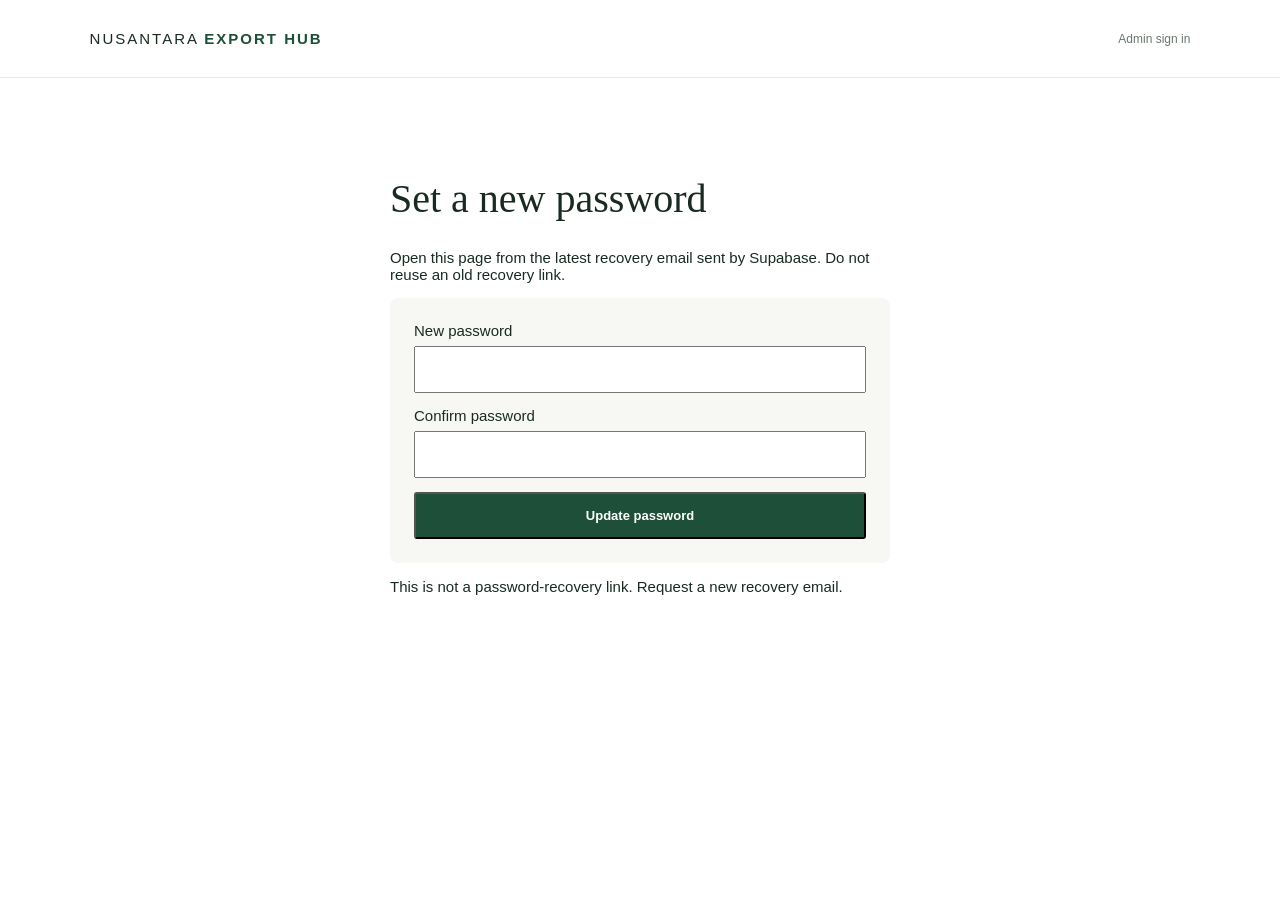
<file: web/reset-password.html>
<!doctype html>
<html lang="en"><head><meta charset="utf-8"><meta name="viewport" content="width=device-width,initial-scale=1"><title>Reset Admin Access · Nusantara Export Hub</title><link rel="stylesheet" href="styles.css?v=20261122-recovery2"></head><body>
<header><a class="brand" href="index.html">NUSANTARA <b>EXPORT HUB</b></a><nav><a href="admin.html">Admin sign in</a></nav></header>
<main style="max-width:540px;margin:50px auto;padding:20px"><h1 style="font:40px Georgia">Set a new password</h1><p>Open this page from the latest recovery email sent by Supabase. Do not reuse an old recovery link.</p><form id="f" style="display:grid;gap:14px;background:#f7f8f3;padding:24px;border-radius:8px"><label>New password<input name="p" type="password" minlength="8" required autocomplete="new-password" style="display:block;width:100%;padding:14px;margin-top:7px"></label><label>Confirm password<input name="c" type="password" minlength="8" required autocomplete="new-password" style="display:block;width:100%;padding:14px;margin-top:7px"></label><button class="button" type="submit">Update password</button></form><p id="s" role="status" aria-live="polite"></p></main>
<script>
const u="https://qbvbiaiwlgldxbnkpoyz.supabase.co",k="sb_publishable_73V0_NwW1j5pZTTdq15mwQ_irBusD0u";
const f=document.getElementById("f"),s=document.getElementById("s"),button=f.querySelector("button");
const hash=new URLSearchParams(location.hash.slice(1)),query=new URLSearchParams(location.search);
let accessToken=hash.get("access_token")||query.get("access_token"),tokenHash=hash.get("token_hash")||query.get("token_hash"),type=hash.get("type")||query.get("type"),authError=hash.get("error_description")||query.get("error_description");
let ready=false;
function validJwt(v){return typeof v==="string"&&v.split(".").length===3&&v.split(".").every(x=>x.length>0);}
async function prepareRecovery(){
 if(authError)throw new Error(authError);
 if(type!=="recovery")throw new Error("This is not a password-recovery link. Request a new recovery email.");
 if(validJwt(accessToken)){ready=true;return;}
 if(tokenHash){
  const response=await fetch(u+"/auth/v1/verify",{method:"POST",headers:{apikey:k,"Content-Type":"application/json"},body:JSON.stringify({token_hash:tokenHash,type:"recovery"})});
  const data=await response.json().catch(()=>({}));
  if(!response.ok)throw new Error(data.msg||data.message||"The recovery link is invalid or expired.");
  accessToken=data.access_token;
  if(!validJwt(accessToken))throw new Error("Supabase did not return a valid recovery session. Request a new email.");
  ready=true;return;
 }
 throw new Error("The recovery session in this link is incomplete or malformed. Request a fresh recovery email and open its newest link.");
}
prepareRecovery().then(()=>{s.textContent="Recovery link verified. Enter your new password below.";}).catch(error=>{f.hidden=true;s.textContent=error.message;});
f.addEventListener("submit",async e=>{
 e.preventDefault();
 if(!ready){s.textContent="Recovery link is not verified. Request a new recovery email.";return;}
 const p=f.elements.p.value;
 if(p.length<8){s.textContent="Use at least 8 characters.";return;}
 if(p!==f.elements.c.value){s.textContent="Passwords do not match.";return;}
 button.disabled=true;s.textContent="Updating password…";
 try{
  const response=await fetch(u+"/auth/v1/user",{method:"PUT",headers:{apikey:k,Authorization:"Bearer "+accessToken,"Content-Type":"application/json"},body:JSON.stringify({password:p})});
  const data=await response.json().catch(()=>({}));
  if(!response.ok)throw new Error(data.msg||data.message||data.error_description||"Password update failed");
  history.replaceState(null,"",location.pathname);f.reset();f.hidden=true;s.textContent="Password updated successfully. ";
  const a=document.createElement("a");a.href="admin.html";a.textContent="Return to Admin sign in";s.append(a);
 }catch(error){s.textContent="Could not update password: "+error.message+". Request a new recovery email if this link has expired.";}
 finally{button.disabled=false;}
});
</script></body></html>
</file>
<file: web/styles.css>
:root{--green:#1e5039;--ink:#192b21;--muted:#69776e;--cream:#f6f6ef}*{box-sizing:border-box}body{margin:0;color:var(--ink);font:15px Arial,sans-serif}a{color:inherit;text-decoration:none}header{height:78px;padding:0 7%;display:flex;align-items:center;justify-content:space-between;border-bottom:1px solid #e5e9e2}.brand{font-size:15px;letter-spacing:2px}.brand b{color:var(--green)}nav{display:flex;gap:26px;font-size:13px;color:var(--muted)}.button{display:inline-block;background:var(--green);color:white;padding:14px 20px;border-radius:3px;font-size:13px;font-weight:bold}.hero{background:var(--cream);padding:75px 9%;display:grid;grid-template-columns:1fr 1fr;gap:7%;align-items:center}.hero small,.section>small{letter-spacing:2px;color:#66816e;font-weight:bold;font-size:11px}.hero h1{font:clamp(42px,5vw,66px)/1.1 Georgia,serif;margin:18px 0}.hero em{color:#718b58}.hero p,.section p{line-height:1.8;color:var(--muted);max-width:560px}.hero img{width:100%;height:390px;object-fit:cover}.section{padding:75px 9%}.section h2,.cta h2{font:40px Georgia;margin:15px 0}.products,.steps{display:grid;grid-template-columns:repeat(3,1fr);gap:18px;margin-top:30px}.product,article{border:1px solid #e3e8e0;padding:23px;background:white}.product h3,article h3{font:22px Georgia}.product p,article p{font-size:13px}.product b{color:var(--green)}.muted{background:#f7f8f3}.cta{background:var(--green);color:white;padding:55px 9%;display:flex;justify-content:space-between;align-items:center;gap:25px}.cta h2{max-width:570px}.pale{background:#f2f4e9;color:var(--green)}footer{background:#142f24;color:white;padding:40px 9%;display:flex;justify-content:space-between;gap:30px;flex-wrap:wrap}footer p{color:#c0cec2;font-size:13px}footer a{color:#d9e7bd}@media(max-width:700px){header{padding:0 5%}nav{display:none}.hero{grid-template-columns:1fr;padding:48px 6%}.hero img{height:260px}.section{padding:55px 6%}.products,.steps{grid-template-columns:1fr}.cta{padding:40px 6%;display:block}.cta .button{margin-top:12px}footer{padding:35px 6%;display:block}}
/* Supplier spotlight and export marketplace refinements */
.product{border-radius:8px;display:flex;flex-direction:column;align-items:flex-start;min-height:310px;box-shadow:0 8px 24px rgba(20,47,36,.045)}
.product-topline{display:flex;justify-content:space-between;gap:12px;align-items:flex-start;width:100%}
.product-tag,.supplier-tags span{font-size:10px;letter-spacing:.4px;border:1px solid #d8e3d7;border-radius:30px;padding:6px 9px;color:var(--green);white-space:nowrap}
.featured-product{border:1px solid #9db99b;background:#fbfcf7}
.featured-product h3{color:var(--green)}
.supplier-line{margin-top:auto}
.product .button{margin-top:10px}
.supplier-feature{display:grid;grid-template-columns:1.15fr .85fr;gap:8%;align-items:center;background:#f0f4e9}
.supplier-copy h2{font:42px Georgia;margin:14px 0}
.supplier-copy p{max-width:650px}
.supplier-tags{display:flex;gap:8px;flex-wrap:wrap;margin:22px 0}
.supplier-panel{background:#1e5039;color:white;padding:34px;border-radius:8px;min-height:260px;display:flex;flex-direction:column;justify-content:center}
.supplier-panel small{letter-spacing:2px;color:#d4e3c9;font-size:10px}
.supplier-panel h3{font:32px Georgia;margin:18px 0 4px}
.supplier-panel p{color:#e2eadf}
.supplier-panel strong{font-size:12px;color:#d4e3c9;margin-top:12px}
.honey-mark{font-size:36px;color:#e6c778;margin-bottom:15px}
@media(max-width:700px){.supplier-feature{grid-template-columns:1fr;padding:48px 6%;gap:24px}.supplier-copy h2{font-size:34px}.product{min-height:0}.product-topline{flex-wrap:wrap}}

.product-image-wrap{width:100%;height:220px;margin:-23px -23px 18px;width:calc(100% + 46px);position:relative;overflow:hidden;background:#edf1e8;border-radius:8px 8px 0 0}
.product-image{display:block;width:100%;height:100%;object-fit:cover;transition:transform .35s ease}
.product:hover .product-image{transform:scale(1.035)}
.image-note{position:absolute;left:10px;bottom:10px;background:rgba(255,255,255,.92);color:#354638;padding:6px 9px;border-radius:3px;font-size:10px}
.image-failed{background:linear-gradient(135deg,#edf1e8,#dce5d7)}
.product-image-wrap.image-failed:after{content:"Foto produk belum tersedia";display:grid;place-items:center;height:100%;color:#526456;font-size:13px}
@media(max-width:700px){.product-image-wrap{height:210px}}

.galo-gallery-grid{display:grid;grid-template-columns:repeat(3,minmax(0,1fr));gap:18px;margin-top:28px}
.galo-gallery-card{padding:0;overflow:hidden;border:1px solid #e3e8e0;border-radius:8px;background:#fff}
.galo-gallery-card img{display:block;width:100%;height:210px;object-fit:cover;background:#edf1e8}
.galo-gallery-card>div{padding:17px 19px}
.galo-gallery-card h3{font:21px Georgia;margin:0 0 8px;color:var(--green)}
.galo-gallery-card p{font-size:13px;margin:0;line-height:1.65}
.gallery-disclaimer{font-size:11px;margin-top:18px;color:#7a837b}
.gallery-image-failed{min-height:160px;background:#edf1e8}
.gallery-image-failed:after{content:"Foto tidak dapat dimuat";display:block;padding:30px;text-align:center;color:#526456}
@media(max-width:700px){.galo-gallery-grid{grid-template-columns:1fr 1fr;gap:12px}.galo-gallery-card img{height:145px}.galo-gallery-card>div{padding:12px}.galo-gallery-card h3{font-size:17px}}
@media(max-width:420px){.galo-gallery-grid{grid-template-columns:1fr}}

/* Nusantara Export Hub MVP */
.button-outline{background:transparent;color:var(--green);border:1px solid var(--green);margin-left:8px}
.producer-intro{display:grid;grid-template-columns:repeat(3,1fr);gap:14px;margin:28px 0}
.producer-intro>div{padding:22px;background:#f4f7f0;border:1px solid #e1e9dc;border-radius:7px;display:flex;flex-direction:column;gap:7px}
.producer-intro strong{font:32px Georgia;color:var(--green)}.producer-intro span{font-size:12px;color:var(--muted)}
.producer-register{display:grid;grid-template-columns:.8fr 1.2fr;gap:35px;align-items:start;background:#f7f8f3;padding:28px;border-radius:8px;margin-top:20px}
.producer-register h3{font:27px Georgia;margin:12px 0}.producer-register p{font-size:13px}
.hub-form{display:grid;grid-template-columns:1fr 1fr;gap:15px}
.hub-form label{display:flex;flex-direction:column;gap:7px;font-size:12px;font-weight:bold;color:#354638}
.hub-form input,.hub-form select,.hub-form textarea{width:100%;border:1px solid #d8e0d5;border-radius:4px;padding:12px;font:14px Arial;background:white;color:var(--ink)}
.hub-form button{justify-self:start;border:0;cursor:pointer}.rfq-form .full{grid-column:1/-1}
.buyer-benefits{display:grid;grid-template-columns:repeat(3,1fr);gap:16px;margin-top:25px}.buyer-benefits article{border-radius:7px}
.form-note{grid-column:1/-1;background:#eef5e9;border-left:3px solid var(--green);padding:12px;font-size:12px;color:var(--green)}
@media(max-width:700px){.producer-register{grid-template-columns:1fr;padding:20px}.producer-intro,.buyer-benefits{grid-template-columns:1fr}.hub-form{grid-template-columns:1fr}.rfq-form .full{grid-column:auto}.button-outline{margin:10px 0 0}}

.verified-producers{display:grid;grid-template-columns:repeat(3,minmax(0,1fr));gap:14px;margin:24px 0}.verified-producer-card{border:1px solid #dce6d9;border-radius:7px;padding:20px;background:#fff}.verified-producer-card h3{font:22px Georgia;margin:0 0 8px;color:var(--green)}.verified-producer-card small{color:#71816f;font-weight:bold}.verified-producer-card p{font-size:13px}@media(max-width:700px){.verified-producers{grid-template-columns:1fr}}

/* Product catalog submission and approved marketplace cards */
.catalog-submit-panel{display:grid;grid-template-columns:.75fr 1.25fr;gap:32px;align-items:start;background:#fff;border:1px solid #e3e8e0;border-radius:8px;padding:26px;margin-top:24px}
.catalog-submit-panel h3{font:26px Georgia;color:var(--green);margin-top:6px}
.catalog-submit-panel>div p{font-size:13px;line-height:1.8}
.catalog-review-note{padding:13px;background:#f4f7f0;border-left:3px solid var(--green)}
#product-form{padding:20px;background:#f7f8f3;border-radius:6px}
#product-form button{justify-self:start;border:0;cursor:pointer}
#product-form select:disabled{background:#eef0ec;color:#6b756d}
.catalog-product-details{font-size:12px;line-height:1.7;color:#526456}
.database-product{border-color:#cbdcc8}
@media(max-width:800px){.catalog-submit-panel{grid-template-columns:1fr;padding:20px}}


/* Export intelligence and buyer portal v2 */
.v2-hero{background:#edf3e9;padding:54px 8%;display:flex;justify-content:space-between;align-items:center;gap:24px;flex-wrap:wrap}
.v2-wrap{max-width:1200px;margin:auto;padding:38px 22px 70px}
.v2-kpis{display:grid;grid-template-columns:repeat(4,minmax(0,1fr));gap:14px;margin:24px 0}
.v2-kpi{background:#fff;border:1px solid #dfe7dc;border-radius:8px;padding:20px}
.v2-kpi small{display:block;color:#69776e;font-size:12px}.v2-kpi strong{display:block;font:clamp(22px,3vw,32px) Georgia;color:#1e5039;margin:10px 0 5px}
.v2-grid{display:grid;grid-template-columns:1.2fr .8fr;gap:18px;margin:20px 0}
.v2-panel{background:#fff;border:1px solid #e1e8df;border-radius:8px;padding:22px;min-width:0}
.v2-panel h2{font:25px Georgia;margin:0 0 12px}.v2-muted{font-size:12px;color:#69776e;line-height:1.7}
.v2-bars{display:grid;gap:16px;margin:20px 0}.v2-bar-label{display:flex;justify-content:space-between;font-size:12px;margin-bottom:6px}.v2-track{height:13px;background:#edf1e9;border-radius:20px;overflow:hidden}.v2-fill{height:100%;background:#477956;border-radius:20px}
.v2-source{font-size:11px;color:#69776e;line-height:1.7}.v2-source a{color:#1e5039;text-decoration:underline}
.v2-notice{padding:13px;background:#fff8e8;border-left:3px solid #b48a35;font-size:12px;line-height:1.65}
.v2-form{display:grid;grid-template-columns:1fr 1fr;gap:13px}.v2-form label{display:flex;flex-direction:column;gap:6px;font-size:12px;font-weight:bold}.v2-form input,.v2-form select,.v2-form textarea{padding:12px;border:1px solid #d8e0d5;border-radius:4px;font:14px Arial;width:100%}.v2-form .full{grid-column:1/-1}.v2-form button{justify-self:start;border:0;cursor:pointer}
.v2-status{font-size:12px;padding:12px;background:#eef5e9;color:#1e5039;border-left:3px solid #1e5039}
.v2-product-list{display:grid;grid-template-columns:repeat(2,minmax(0,1fr));gap:12px}.v2-product{border:1px solid #e1e8df;padding:15px;border-radius:6px}.v2-product h3{font:19px Georgia;margin:0 0 7px}
@media(max-width:760px){.v2-kpis{grid-template-columns:repeat(2,minmax(0,1fr))}.v2-grid{grid-template-columns:1fr}.v2-form{grid-template-columns:1fr}.v2-form .full{grid-column:auto}.v2-wrap{padding:28px 16px 55px}}
@media(max-width:420px){.v2-kpis,.v2-product-list{grid-template-columns:1fr}}

.match-score{display:inline-block;background:#edf4e9;color:#1e5039;border:1px solid #d4e3d0;border-radius:20px;padding:7px 10px;font-size:12px;white-space:nowrap}


/* One screen, one feature navigation system */
.feature-launch-grid{display:grid;grid-template-columns:repeat(3,minmax(0,1fr));gap:16px;margin:28px 0 50px}
.feature-launch-card{display:flex;flex-direction:column;align-items:flex-start;min-height:205px;padding:24px;background:#fff;border:1px solid #dfe7dc;border-radius:9px;transition:transform .18s ease,box-shadow .18s ease}
.feature-launch-card:hover{transform:translateY(-3px);box-shadow:0 12px 28px rgba(20,47,36,.09)}
.feature-launch-card>span{font-size:11px;letter-spacing:1.5px;color:#718b58;font-weight:bold}
.feature-launch-card h2{font:25px Georgia;color:#1e5039;margin:17px 0 7px}
.feature-launch-card p{font-size:13px;line-height:1.65;color:#69776e;margin:0 0 20px}
.feature-launch-card b{font-size:12px;color:#1e5039;margin-top:auto}
header nav{gap:14px;flex-wrap:wrap;justify-content:center}header nav a{font-size:12px}
@media(max-width:850px){.feature-launch-grid{grid-template-columns:repeat(2,minmax(0,1fr))}header{height:auto;min-height:70px;padding:14px 5%;gap:12px;flex-wrap:wrap}header nav{order:3;width:100%;overflow-x:auto;justify-content:flex-start;flex-wrap:nowrap;padding:8px 0}header nav a{white-space:nowrap}}
@media(max-width:520px){.feature-launch-grid{grid-template-columns:1fr}.feature-launch-card{min-height:165px}}


/* Admin sign-in: consistent stacked fields, especially on mobile */
.admin-login{width:100%;max-width:520px;padding:clamp(22px,5vw,38px);margin:24px auto}
.admin-login h2{margin:0 0 22px;font-size:clamp(23px,4vw,30px)}
.admin-login .admin-form{display:grid;grid-template-columns:1fr;gap:16px}
.admin-login .admin-form label{display:grid;grid-template-columns:1fr;gap:8px;width:100%;font-size:15px;font-weight:600;color:#354638}
.admin-login .admin-form input{display:block;width:100%;min-width:0;min-height:52px;padding:13px 15px;border:1px solid #d8e0d5;border-radius:6px;background:#fff;font:16px Arial,sans-serif;color:var(--ink)}
.admin-login .admin-form input:focus{outline:3px solid rgba(30,80,57,.16);border-color:var(--green)}
.admin-login .admin-form button{width:100%;min-height:54px;margin-top:2px;font-size:16px}
.admin-login #login-note{min-height:16px;line-height:1.5}
@media(max-width:600px){
 .admin-wrap{margin:28px auto;padding:0 16px}
 .admin-wrap>h1{font-size:clamp(34px,10vw,42px)!important;line-height:1.08}
 .admin-wrap>p{font-size:16px;line-height:1.5}
 .admin-login{margin:22px auto;padding:22px 18px}
 .admin-login .admin-form input{font-size:16px}
}
</file>
